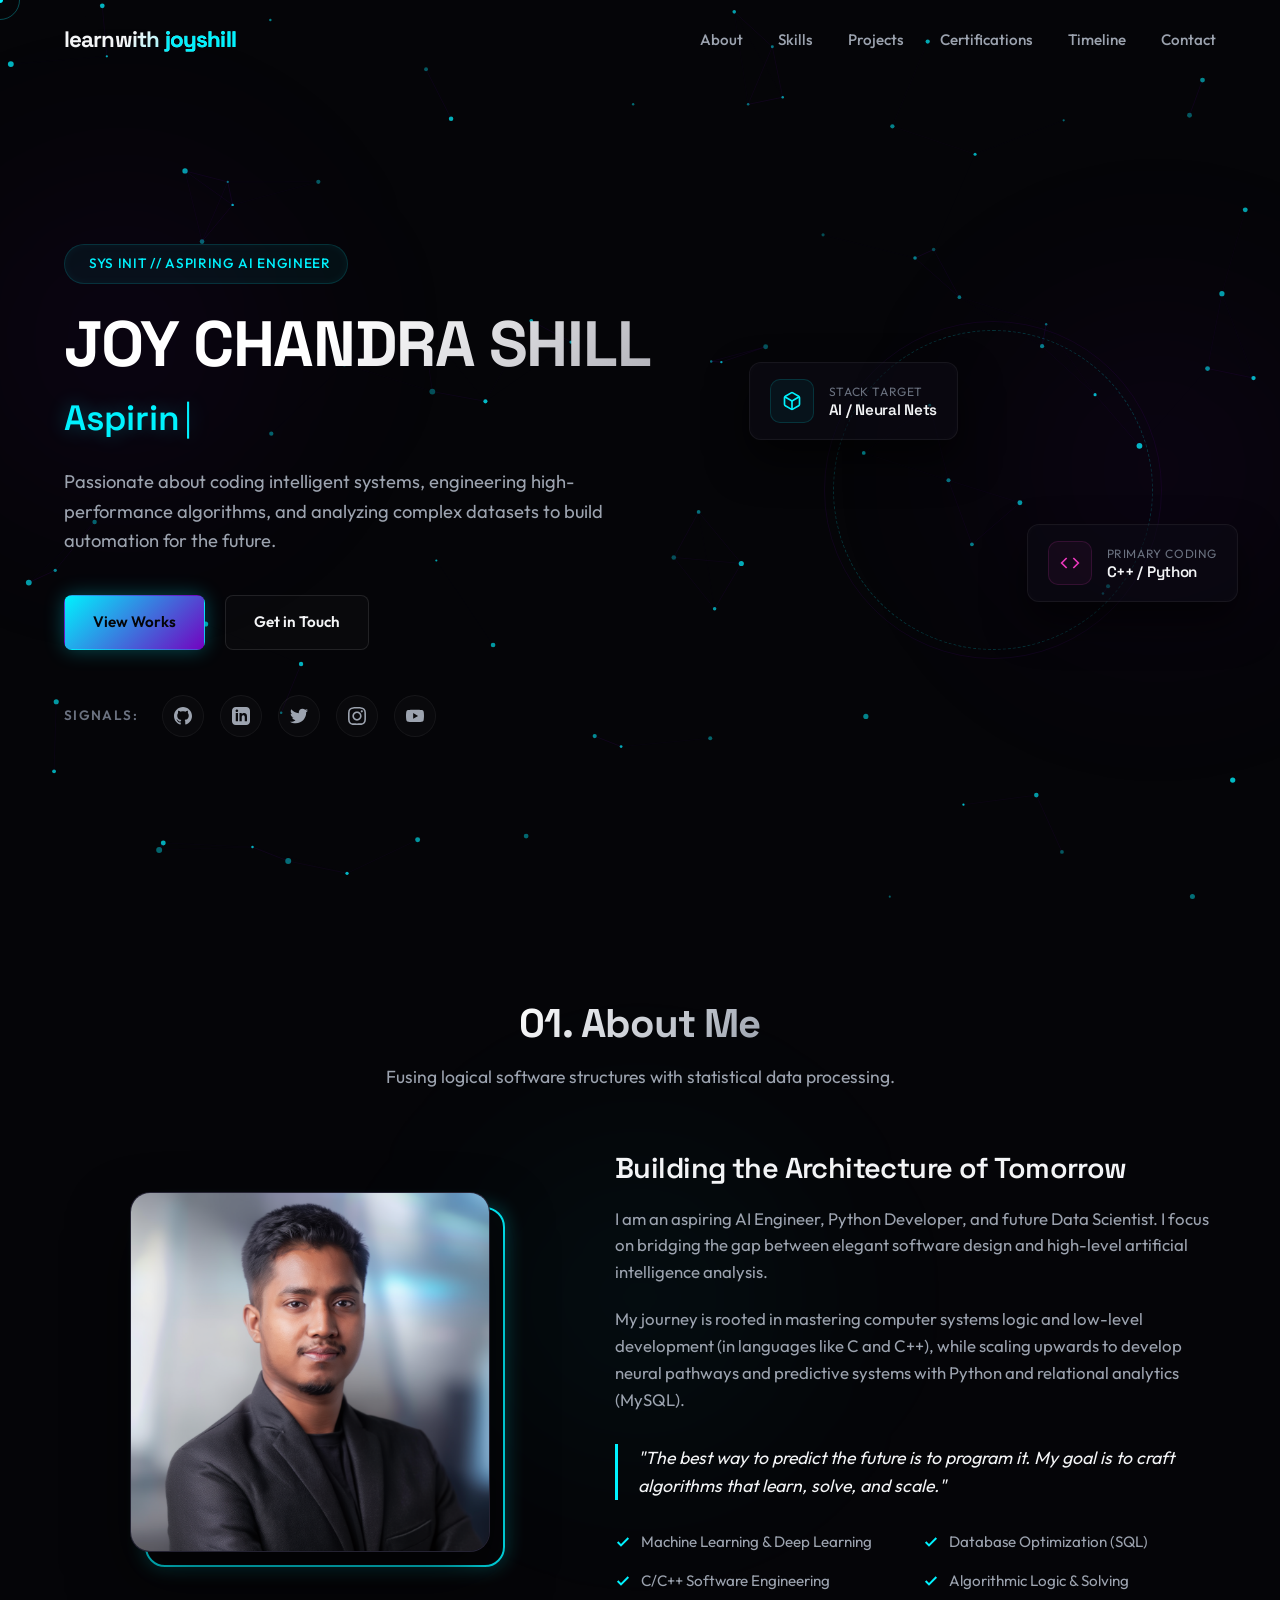
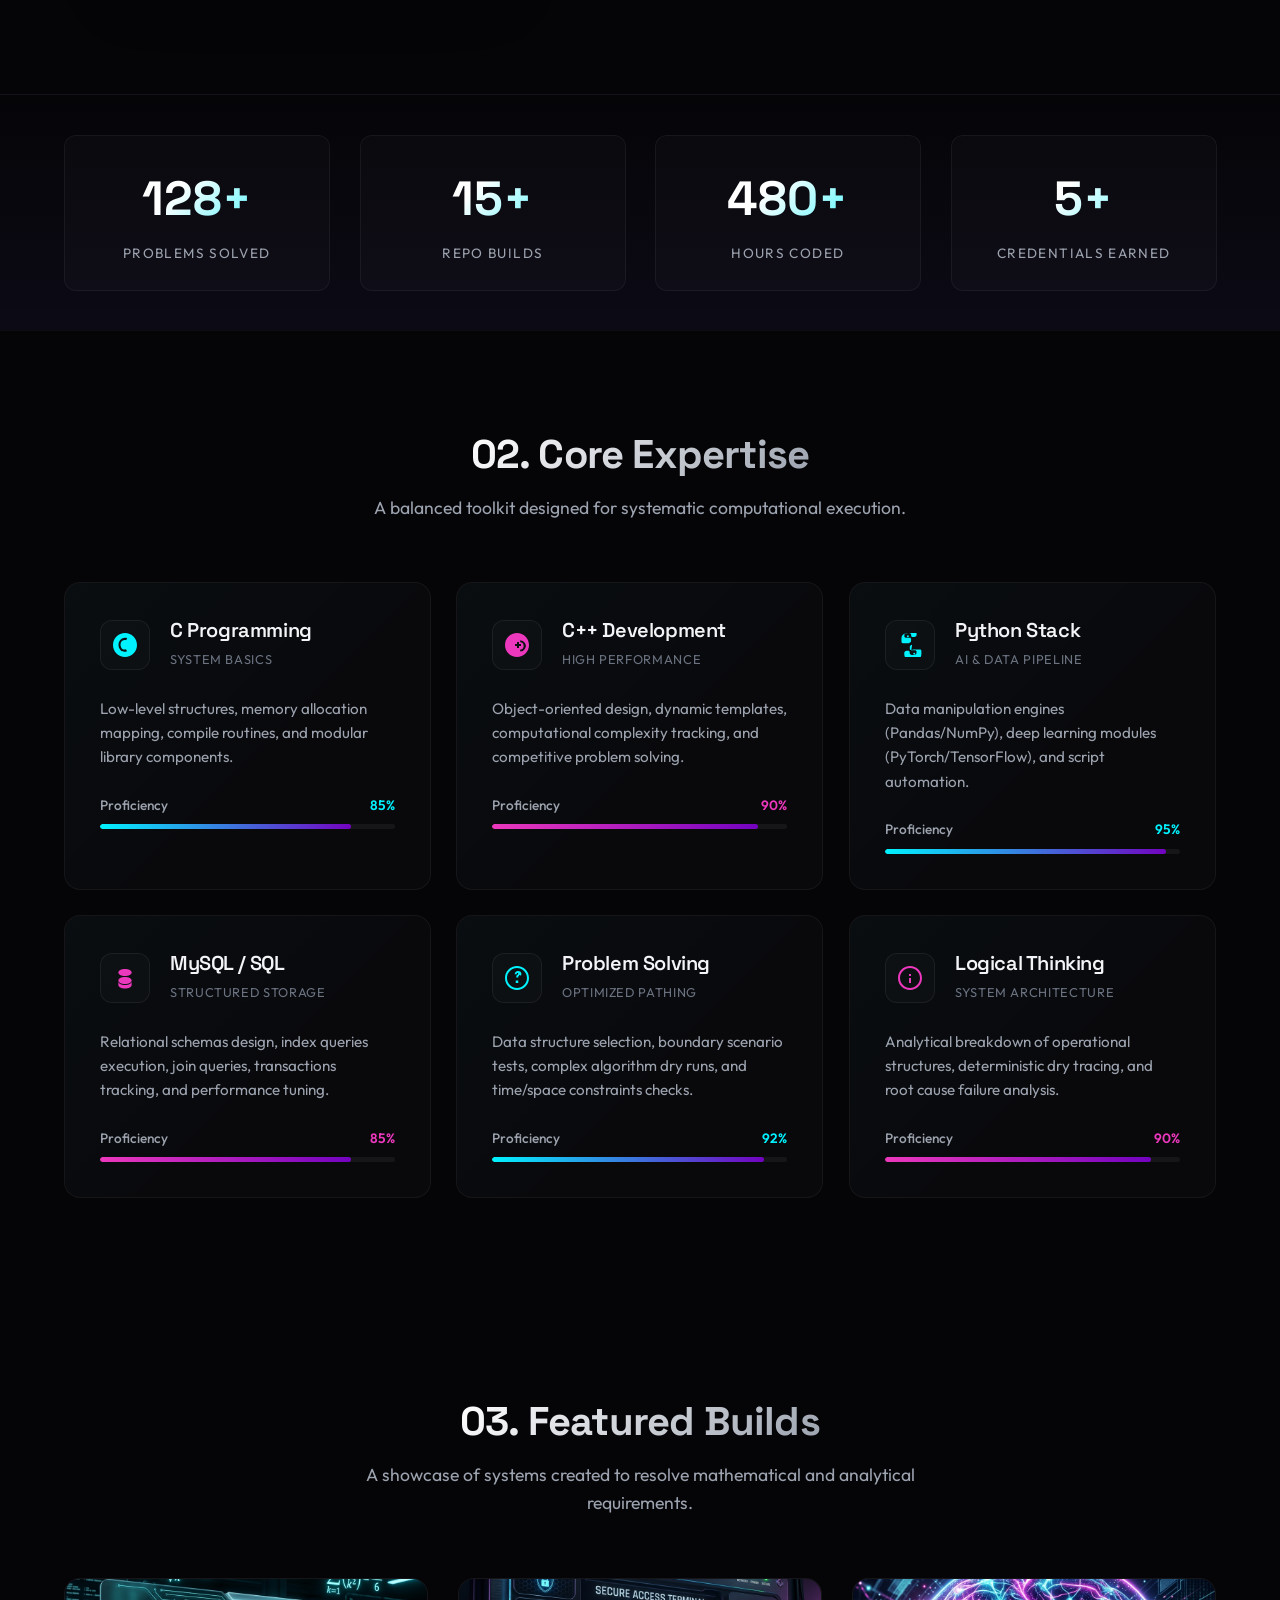
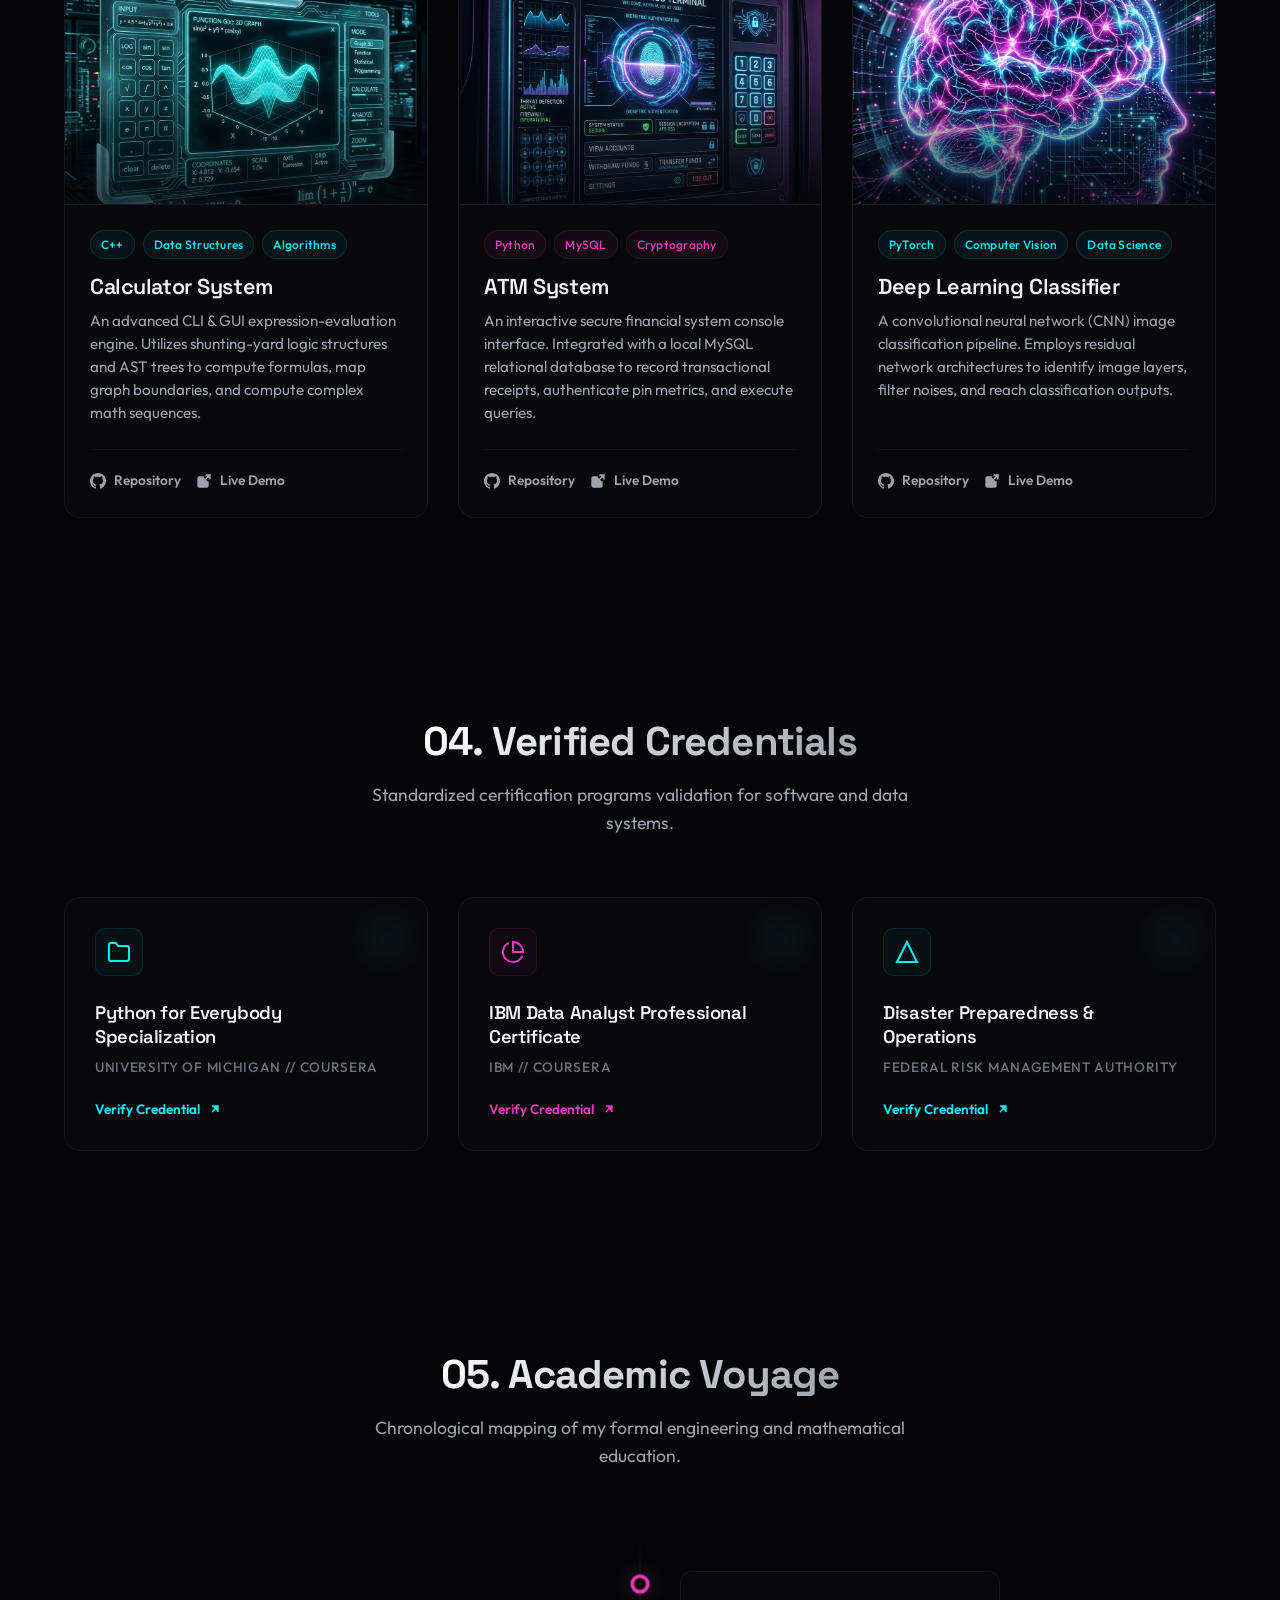
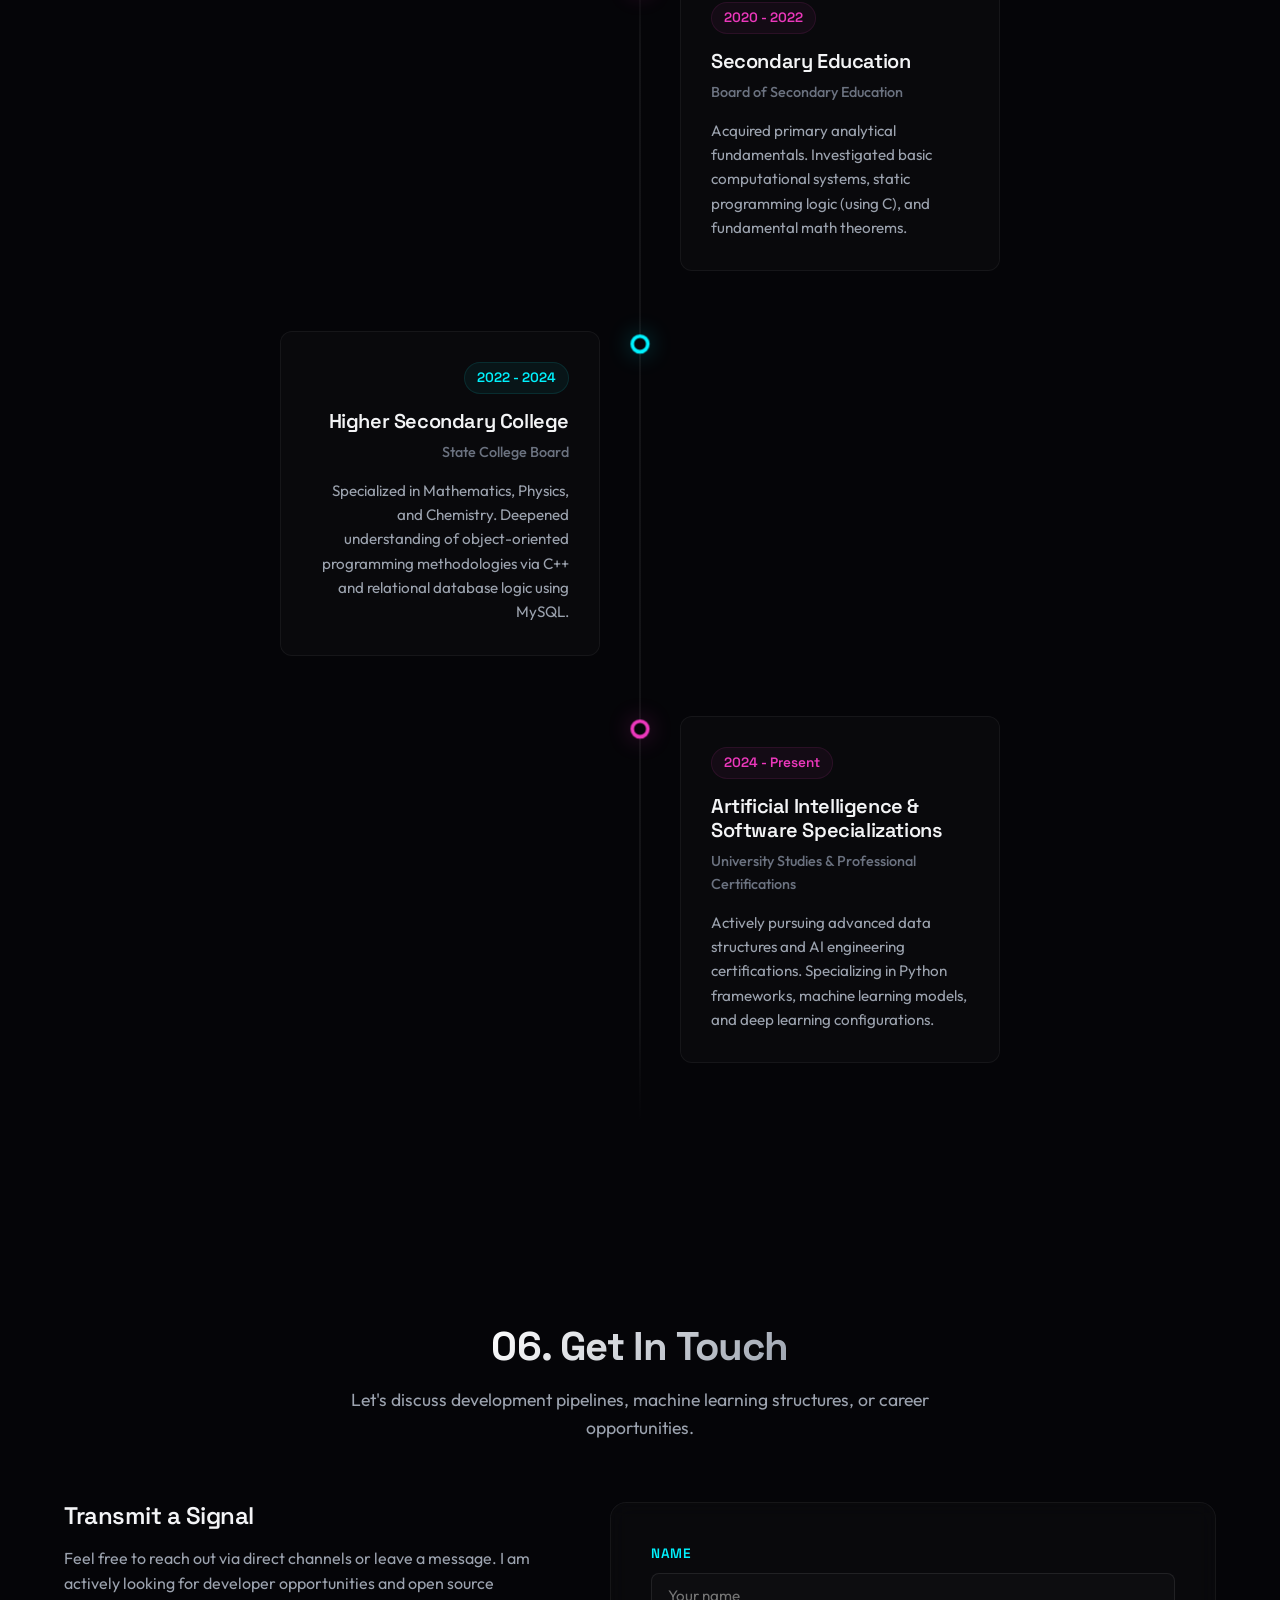
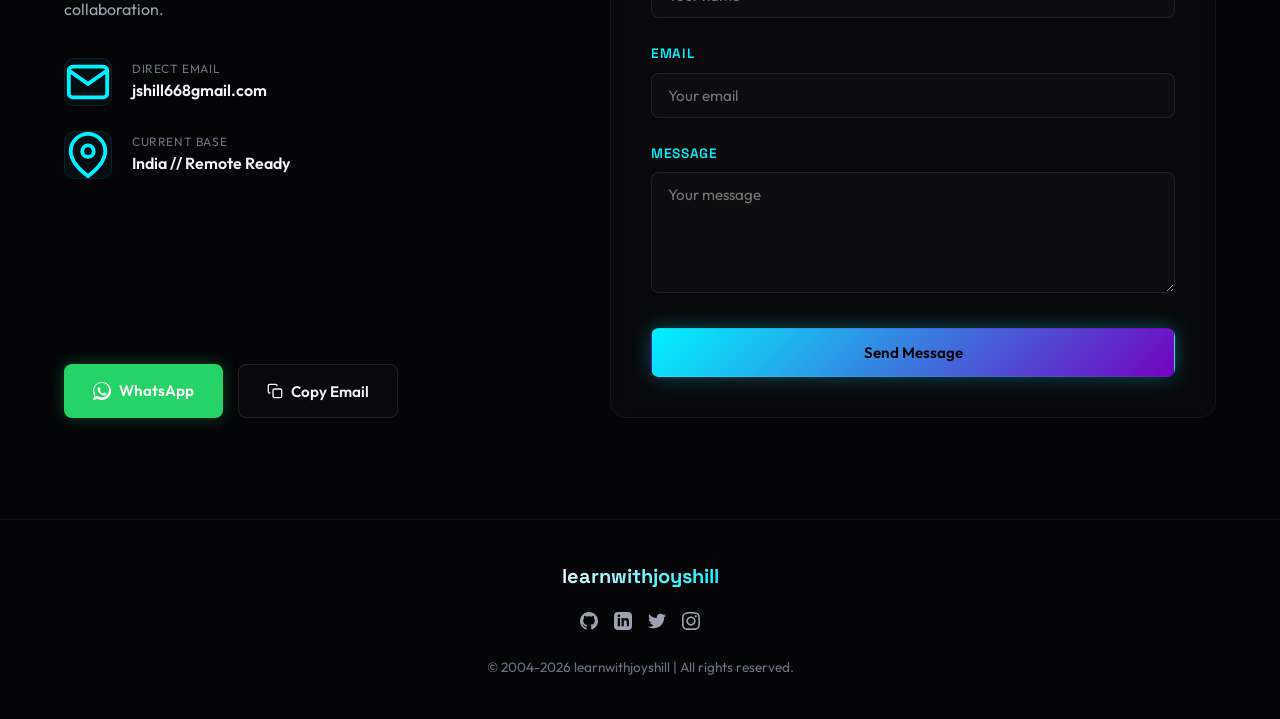
<file: index.html>
<!DOCTYPE html>
<html lang="en">

<head>
  <meta charset="UTF-8">
  <meta name="viewport" content="width=device-width, initial-scale=1.0">

  <!-- Primary SEO Metadata -->
  <title>JOY CHANDRA SHILL | AI Engineer &amp; Software Developer Portfolio</title>
  <meta name="title" content="Joy Shill | AI Engineer &amp; Software Developer Portfolio">
  <meta name="description"
    content="Portfolio of Joy Shill (learnwithjoyshill) - Aspiring AI Engineer, Python Developer, and future Data Scientist. Explore my technical projects, core skills, certifications, and academic timeline.">
  <meta name="keywords"
    content="Joy Shill, learnwithjoyshill, AI Engineer, Python Developer, Data Scientist, Portfolio, Software Developer, C++, MySQL, Deep Learning, Calculator System, ATM System">
  <meta name="author" content="Joy Shill">
  <meta name="robots" content="index, follow">

  <!-- Open Graph / Facebook -->
  <meta property="og:type" content="website">
  <meta property="og:url" content="https://github.com/learnwithjoyshill">
  <meta property="og:title" content="Joy Shill | AI Engineer &amp; Software Developer Portfolio">
  <meta property="og:description"
    content="Explore Joy Shill's projects (Calculator System, ATM System, Deep Learning), skills in C/C++/Python, and professional certifications. Built with premium cyber-neon aesthetics.">
  <meta property="og:image" content="assets/images/joy.png">
  <meta property="og:site_name" content="Joy Shill Portfolio">

  <!-- Twitter -->
  <meta property="twitter:card" content="summary_large_image">
  <meta property="twitter:url" content="https://github.com/learnwithjoyshill">
  <meta property="twitter:title" content="Joy Shill | AI Engineer &amp; Software Developer Portfolio">
  <meta property="twitter:description"
    content="Explore Joy Shill's projects (Calculator System, ATM System, Deep Learning), skills in C/C++/Python, and professional certifications. Built with premium cyber-neon aesthetics.">
  <meta property="twitter:image" content="assets/images/joy.png">

  <!-- Favicon Support -->
  <link rel="icon" type="image/png" href="assets/images/favicon.png">
  <link rel="apple-touch-icon" href="assets/images/favicon.png">

  <!-- Stylesheets -->
  <link rel="stylesheet" href="style.css">

  <!-- JSON-LD Schema Markup (SEO) -->
  <script type="application/ld+json">
  {
    "@context": "https://schema.org",
    "@type": "Person",
    "name": "Joy Shill",
    "alternateName": "learnwithjoyshill",
    "url": "https://github.com/learnwithjoyshill",
    "image": "assets/images/joy.png",
    "jobTitle": "AI Engineer & Software Developer",
    "description": "Aspiring AI Engineer, Python Developer, and future Data Scientist focused on machine learning, software architecture, and algorithmic problem solving.",
    "knowsAbout": ["Artificial Intelligence", "Deep Learning", "Data Science", "Python", "C++", "C", "MySQL", "Problem Solving"],
    "sameAs": [
      "https://github.com/learnwithjoyshill",
      "https://instagram.com/learnwithjoyshill",
      "https://linkedin.com/in/learnwithjoyshill",
      "https://twitter.com/learnwithjoys",
      "https://youtube.com/learnwithjoyshill"
    ]
  }
  </script>
</head>

<body>

  <!-- Custom Cursor Glow -->
  <div class="custom-cursor" aria-hidden="true"></div>
  <div class="custom-cursor-dot" aria-hidden="true"></div>

  <!-- Preloader Screen -->
  <div class="preloader" id="preloader" aria-live="polite">
    <div class="preloader-logo">learnwith<span>joyshill</span></div>
    <div class="preloader-bar-container">
      <div class="preloader-bar" aria-label="Loading portfolio contents"></div>
    </div>
  </div>

  <!-- Scroll Progress Indicator -->
  <div class="scroll-progress-container" aria-hidden="true">
    <div class="scroll-progress-bar"></div>
  </div>

  <!-- Fixed Navigation Header -->
  <header class="header" id="header">
    <div class="container nav-container">
      <a href="#hero" class="logo" aria-label="Joy Shill Homepage">
        learnwith<span>joyshill</span>
      </a>

      <nav class="nav-links-wrapper" aria-label="Primary Navigation">
        <ul class="nav-links">
          <li><a href="#about" class="nav-link">About</a></li>
          <li><a href="#skills" class="nav-link">Skills</a></li>
          <li><a href="#projects" class="nav-link">Projects</a></li>
          <li><a href="#certifications" class="nav-link">Certifications</a></li>
          <li><a href="#timeline" class="nav-link">Timeline</a></li>
          <li><a href="#contact" class="nav-link">Contact</a></li>
        </ul>
      </nav>

      <button class="nav-toggle" id="nav-toggle" aria-label="Toggle navigation menu" aria-expanded="false"
        aria-controls="nav-menu">
        <span></span>
        <span></span>
        <span></span>
      </button>
    </div>
  </header>

  <!-- Main Content Layout -->
  <main>

    <!-- 1. Hero Section -->
    <section class="hero" id="hero">
      <canvas id="particle-canvas" aria-hidden="true"></canvas>
      <div class="ambient-glow glow-1" aria-hidden="true"></div>
      <div class="ambient-glow glow-2" aria-hidden="true"></div>

      <div class="container hero-grid">
        <div class="hero-content reveal">
          <div class="hero-tag">
            <span class="pulse-dot"></span>SYS INIT // Aspiring AI Engineer
          </div>
          <h1 class="hero-title">JOY CHANDRA SHILL</h1>
          <div class="hero-typing" aria-live="polite">
            <span class="typed-text"></span><span class="typed-cursor" aria-hidden="true">|</span>
          </div>
          <p class="hero-desc">
            Passionate about coding intelligent systems, engineering high-performance algorithms, and analyzing complex
            datasets to build automation for the future.
          </p>
          <div class="hero-ctas">
            <a href="#projects" class="btn btn-primary" aria-label="Navigate to my project portfolio">View Works</a>
            <a href="#contact" class="btn btn-secondary" aria-label="Navigate to my contact section">Get in Touch</a>
          </div>
          <div class="hero-socials">
            <span class="social-label">Signals:</span>
            <div class="social-icons">
              <a href="https://github.com/learnwithjoyshill" target="_blank" rel="noopener noreferrer"
                class="social-icon" aria-label="GitHub Profile">
                <svg viewBox="0 0 24 24">
                  <path
                    d="M12 0c-6.626 0-12 5.373-12 12 0 5.302 3.438 9.8 8.207 11.387.599.111.793-.261.793-.577v-2.234c-3.338.726-4.033-1.416-4.033-1.416-.546-1.387-1.333-1.756-1.333-1.756-1.089-.745.083-.729.083-.729 1.205.084 1.839 1.237 1.839 1.237 1.07 1.834 2.807 1.304 3.492.997.107-.775.418-1.305.762-1.604-2.665-.305-5.467-1.334-5.467-5.931 0-1.311.469-2.381 1.236-3.221-.124-.303-.535-1.524.117-3.176 0 0 1.008-.322 3.301 1.23.957-.266 1.983-.399 3.003-.404 1.02.005 2.047.138 3.006.404 2.291-1.552 3.297-1.23 3.297-1.23.653 1.653.242 2.874.118 3.176.77.84 1.235 1.911 1.235 3.221 0 4.609-2.807 5.624-5.479 5.921.43.372.823 1.102.823 2.222v3.293c0 .319.192.694.801.576 4.765-1.589 8.199-6.086 8.199-11.386 0-6.627-5.373-12-12-12z" />
                </svg>
              </a>
              <a href="https://linkedin.com/in/learnwithjoyshill" target="_blank" rel="noopener noreferrer"
                class="social-icon" aria-label="LinkedIn Profile">
                <svg viewBox="0 0 24 24">
                  <path
                    d="M19 0h-14c-2.761 0-5 2.239-5 5v14c0 2.761 2.239 5 5 5h14c2.762 0 5-2.239 5-5v-14c0-2.761-2.238-5-5-5zm-11 19h-3v-11h3v11zm-1.5-12.268c-.966 0-1.75-.779-1.75-1.75s.784-1.75 1.75-1.75 1.75.779 1.75 1.75-.784 1.75-1.75 1.75zm13.5 12.268h-3v-5.604c0-3.368-4-3.113-4 0v5.604h-3v-11h3v1.765c1.396-2.586 7-2.777 7 2.476v6.759z" />
                </svg>
              </a>
              <a href="https://twitter.com/learnwithjoys" target="_blank" rel="noopener noreferrer" class="social-icon"
                aria-label="Twitter X Profile">
                <svg viewBox="0 0 24 24">
                  <path
                    d="M24 4.557c-.883.392-1.832.656-2.828.775 1.017-.609 1.798-1.574 2.165-2.724-.951.564-2.005.974-3.127 1.195-.897-.957-2.178-1.555-3.594-1.555-3.179 0-5.515 2.966-4.797 6.045-4.091-.205-7.719-2.165-10.148-5.144-1.29 2.213-.669 5.108 1.523 6.574-.806-.026-1.566-.247-2.229-.616-.054 2.281 1.581 4.415 3.949 4.89-.693.188-1.452.232-2.224.084.626 1.956 2.444 3.379 4.6 3.419-2.07 1.623-4.678 2.348-7.29 2.04 2.179 1.397 4.768 2.212 7.548 2.212 9.142 0 14.307-7.721 13.995-14.646.962-.695 1.797-1.562 2.457-2.549z" />
                </svg>
              </a>
              <a href="https://instagram.com/learnwithjoyshill" target="_blank" rel="noopener noreferrer"
                class="social-icon" aria-label="Instagram Profile">
                <svg viewBox="0 0 24 24">
                  <path
                    d="M12 2.163c3.204 0 3.584.012 4.85.07 3.252.148 4.771 1.691 4.919 4.919.058 1.265.069 1.645.069 4.849 0 3.205-.012 3.584-.069 4.849-.149 3.225-1.664 4.771-4.919 4.919-1.266.058-1.644.07-4.85.07-3.204 0-3.584-.012-4.849-.07-3.26-.149-4.771-1.699-4.919-4.92-.058-1.265-.07-1.644-.07-4.849 0-3.204.013-3.583.07-4.849.149-3.227 1.664-4.771 4.919-4.919 1.266-.057 1.645-.069 4.849-.069zm0-2c-3.259 0-3.667.014-4.947.072-4.358.2-6.78 2.618-6.98 6.98-.059 1.281-.073 1.689-.073 4.948 0 3.259.014 3.668.072 4.948.2 4.358 2.618 6.78 6.98 6.98 1.281.058 1.689.072 4.948.072 3.259 0 3.668-.014 4.948-.072 4.354-.2 6.782-2.618 6.979-6.98.059-1.28.073-1.689.073-4.948 0-3.259-.014-3.667-.072-4.947-.196-4.354-2.617-6.78-6.979-6.98-1.281-.059-1.69-.073-4.949-.073zm0 5.838c-3.403 0-6.162 2.759-6.162 6.162s2.759 6.163 6.162 6.163 6.162-2.759 6.162-6.163c0-3.403-2.759-6.162-6.162-6.162zm0 10.162c-2.209 0-4-1.79-4-4 0-2.209 1.791-4 4-4s4 1.791 4 4c0 2.21-1.791 4-4 4zm6.406-11.845c-.796 0-1.441.645-1.441 1.44s.645 1.44 1.441 1.44c.795 0 1.439-.645 1.439-1.44s-.644-1.44-1.439-1.44z" />
                </svg>
              </a>
              <a href="https://youtube.com/learnwithjoyshill" target="_blank" rel="noopener noreferrer"
                class="social-icon" aria-label="YouTube Channel">
                <svg viewBox="0 0 24 24">
                  <path
                    d="M23.498 6.163c-.272-1.016-1.07-1.815-2.085-2.087-1.837-.495-9.413-.495-9.413-.495s-7.577 0-9.414.495c-1.014.272-1.813 1.071-2.084 2.087-.497 1.837-.497 5.67-.497 5.67s0 3.834.497 5.671c.271 1.016 1.07 1.815 2.084 2.087 1.837.495 9.414.495 9.414.495s7.576 0 9.413-.495c1.015-.272 1.813-1.071 2.085-2.087.497-1.837.497-5.671.497-5.671s0-3.833-.497-5.67zM9.545 15.568V8.144l6.545 3.713-6.545 3.711z" />
                </svg>
              </a>
            </div>
          </div>
        </div>

        <div class="hero-visual reveal" aria-hidden="true">
          <div class="visual-globe"></div>

          <!-- Floating Dashboard Card 1 -->
          <div class="floating-card fc-1">
            <div class="fc-icon">
              <svg width="20" height="20" viewBox="0 0 24 24" fill="none" stroke="currentColor" stroke-width="2">
                <path
                  d="M21 16V8a2 2 0 0 0-1-1.73l-7-4a2 2 0 0 0-2 0l-7 4A2 2 0 0 0 3 8v8a2 2 0 0 0 1 1.73l7 4a2 2 0 0 0 2 0l7-4A2 2 0 0 0 21 16z">
                </path>
                <polyline points="3.27 6.96 12 12.01 20.73 6.96"></polyline>
                <line x1="12" y1="22.08" x2="12" y2="12"></line>
              </svg>
            </div>
            <div class="fc-info">
              <span>Stack Target</span>
              <h4>AI / Neural Nets</h4>
            </div>
          </div>

          <!-- Floating Dashboard Card 2 -->
          <div class="floating-card fc-2">
            <div class="fc-icon icon-violet">
              <svg width="20" height="20" viewBox="0 0 24 24" fill="none" stroke="currentColor" stroke-width="2">
                <polyline points="16 18 22 12 16 6"></polyline>
                <polyline points="8 6 2 12 8 18"></polyline>
              </svg>
            </div>
            <div class="fc-info">
              <span>Primary Coding</span>
              <h4>C++ / Python</h4>
            </div>
          </div>
        </div>
      </div>
    </section>

    <!-- 2. About Section -->
    <section class="section" id="about">
      <div class="ambient-glow glow-3" aria-hidden="true"></div>
      <div class="container">

        <div class="section-header reveal">
          <h2 class="section-title">01. About Me</h2>
          <p class="section-subtitle">Fusing logical software structures with statistical data processing.</p>
        </div>

        <div class="about-grid">
          <div class="about-img-wrapper reveal">
            <div class="about-img-frame">
              <img src="assets/images/joy.png"
                alt="Joy Shill - Cyberpunk themed developer avatar with glowing smart glasses" loading="lazy"
                width="360" height="360">
            </div>
          </div>

          <div class="about-info reveal">
            <h3>Building the Architecture of Tomorrow</h3>
            <p>
              I am an aspiring AI Engineer, Python Developer, and future Data Scientist. I focus on bridging the gap
              between elegant software design and high-level artificial intelligence analysis.
            </p>
            <p>
              My journey is rooted in mastering computer systems logic and low-level development (in languages like C
              and C++), while scaling upwards to develop neural pathways and predictive systems with Python and
              relational analytics (MySQL).
            </p>

            <div class="about-highlight">
              <p>"The best way to predict the future is to program it. My goal is to craft algorithms that learn, solve,
                and scale."</p>
            </div>

            <div class="about-skills-bullets">
              <div class="bullet-item">
                <span class="bullet-icon">
                  <svg width="16" height="16" viewBox="0 0 24 24" fill="none" stroke="currentColor" stroke-width="3">
                    <polyline points="20 6 9 17 4 12"></polyline>
                  </svg>
                </span>
                Machine Learning &amp; Deep Learning
              </div>
              <div class="bullet-item">
                <span class="bullet-icon">
                  <svg width="16" height="16" viewBox="0 0 24 24" fill="none" stroke="currentColor" stroke-width="3">
                    <polyline points="20 6 9 17 4 12"></polyline>
                  </svg>
                </span>
                Database Optimization (SQL)
              </div>
              <div class="bullet-item">
                <span class="bullet-icon">
                  <svg width="16" height="16" viewBox="0 0 24 24" fill="none" stroke="currentColor" stroke-width="3">
                    <polyline points="20 6 9 17 4 12"></polyline>
                  </svg>
                </span>
                C/C++ Software Engineering
              </div>
              <div class="bullet-item">
                <span class="bullet-icon">
                  <svg width="16" height="16" viewBox="0 0 24 24" fill="none" stroke="currentColor" stroke-width="3">
                    <polyline points="20 6 9 17 4 12"></polyline>
                  </svg>
                </span>
                Algorithmic Logic &amp; Solving
              </div>
            </div>
          </div>
        </div>
      </div>
    </section>

    <!-- Animated Statistics Counter Panel -->
    <section class="stats-section" aria-label="Performance Metrics">
      <div class="container stats-grid">
        <div class="stat-card reveal">
          <div class="stat-number" data-target="250" data-suffix="+">0</div>
          <p class="stat-label">Problems Solved</p>
        </div>
        <div class="stat-card reveal">
          <div class="stat-number" data-target="15" data-suffix="+">0</div>
          <p class="stat-label">Repo Builds</p>
        </div>
        <div class="stat-card reveal">
          <div class="stat-number" data-target="1000" data-suffix="+">0</div>
          <p class="stat-label">Hours Coded</p>
        </div>
        <div class="stat-card reveal">
          <div class="stat-number" data-target="5" data-suffix="+">0</div>
          <p class="stat-label">Credentials Earned</p>
        </div>
      </div>
    </section>

    <!-- 3. Skills Section -->
    <section class="section" id="skills">
      <div class="container">

        <div class="section-header reveal">
          <h2 class="section-title">02. Core Expertise</h2>
          <p class="section-subtitle">A balanced toolkit designed for systematic computational execution.</p>
        </div>

        <div class="skills-grid">

          <!-- Card 1: C -->
          <div class="skill-card reveal">
            <div class="skill-header">
              <div class="skill-icon">
                <svg viewBox="0 0 24 24">
                  <path
                    d="M12 0c-6.627 0-12 5.373-12 12s5.373 12 12 12 12-5.373 12-12-5.373-12-12-12zm-3.088 18.172c-2.454-1.391-3.412-4.102-3.412-6.172 0-2.434 1.134-5.068 3.518-6.425 1.545-.881 3.535-1.077 5.176-.328l-1.026 2.012c-1.085-.521-2.452-.379-3.447.19-1.503.856-2.186 2.585-2.186 4.316 0 1.834.809 3.654 2.213 4.451.996.565 2.227.469 3.238-.073l1.01 2.016c-1.536.877-3.629.742-5.084-.087z" />
                </svg>
              </div>
              <div class="skill-info">
                <h3>C Programming</h3>
                <span>System Basics</span>
              </div>
            </div>
            <p class="skill-desc">
              Low-level structures, memory allocation mapping, compile routines, and modular library components.
            </p>
            <div class="skill-meter-container">
              <div class="skill-meter-header">
                <span class="skill-meter-label">Proficiency</span>
                <span class="skill-meter-value">85%</span>
              </div>
              <div class="skill-meter-track">
                <div class="skill-meter-fill" data-value="85"></div>
              </div>
            </div>
          </div>

          <!-- Card 2: C++ -->
          <div class="skill-card skill-card-violet reveal">
            <div class="skill-header">
              <div class="skill-icon">
                <svg viewBox="0 0 24 24">
                  <path
                    d="M12 0c-6.627 0-12 5.373-12 12s5.373 12 12 12 12-5.373 12-12-5.373-12-12-12zm4 13h-2v2h-2v-2h-2v-2h2v-2h2v2h2v2zm5-1.002c0 2.234-1.039 4.65-3.228 5.889-.922.521-2.057.653-2.98.243l.942-1.846c.394.135.867.098 1.258-.123 1.134-.643 1.635-1.938 1.635-3.233 0-1.296-.501-2.592-1.635-3.234-.385-.219-.854-.251-1.246-.123l-.951-1.838c.951-.409 2.091-.269 3.018.257 2.189 1.24 3.229 3.655 3.229 5.889z" />
                </svg>
              </div>
              <div class="skill-info">
                <h3>C++ Development</h3>
                <span>High Performance</span>
              </div>
            </div>
            <p class="skill-desc">
              Object-oriented design, dynamic templates, computational complexity tracking, and competitive problem
              solving.
            </p>
            <div class="skill-meter-container">
              <div class="skill-meter-header">
                <span class="skill-meter-label">Proficiency</span>
                <span class="skill-meter-value">90%</span>
              </div>
              <div class="skill-meter-track">
                <div class="skill-meter-fill" data-value="90"></div>
              </div>
            </div>
          </div>

          <!-- Card 3: Python -->
          <div class="skill-card reveal">
            <div class="skill-header">
              <div class="skill-icon">
                <svg viewBox="0 0 24 24">
                  <path
                    d="M11.992 0c-2.316.008-4.473.136-5.836.837-2.607 1.341-2.678 3.567-2.678 5.751v2.179c0 .762.613 1.378 1.378 1.378h5.922c1.267 0 2.298-1.026 2.298-2.294v-1.748c0-.761-.613-1.375-1.378-1.375h-3.953c-.763 0-1.377-.615-1.377-1.377v-1.121c0-1.267 1.028-2.297 2.298-2.297h2.247c1.267 0 2.298 1.027 2.298 2.297v.51c0 .762.613 1.376 1.378 1.376h1.737c1.267 0 2.298-1.026 2.298-2.294 0-2.314-.092-4.417-2.735-5.787-1.379-.714-3.566-.836-5.897-.837zm-2.072 2.298a.952.952 0 1 1 0 1.905.952.952 0 0 1 0-1.905zm4.183 9.426c-1.267 0-2.298 1.026-2.298 2.294v1.748c0 .762.613 1.378 1.378 1.378h3.953c.763 0 1.377.614 1.377 1.376v1.122c0 1.267-1.029 2.297-2.298 2.297h-2.247c-1.268 0-2.298-1.028-2.298-2.297v-.51c0-.762-.613-1.378-1.378-1.378h-1.737c-1.267 0-2.298 1.026-2.298 2.294 0 2.314.092 4.417 2.735 5.787 1.379.714 3.567.836 5.897.837 2.316-.008 4.472-.136 5.836-.837 2.607-1.341 2.678-3.568 2.678-5.751v-2.18c0-.762-.612-1.377-1.377-1.377H15.4c-1.267 0-2.298 1.025-2.298 2.294zm2.146 7.971a.952.952 0 1 1 0 1.905.952.952 0 0 1 0-1.905z" />
                </svg>
              </div>
              <div class="skill-info">
                <h3>Python Stack</h3>
                <span>AI &amp; Data Pipeline</span>
              </div>
            </div>
            <p class="skill-desc">
              Data manipulation engines (Pandas/NumPy), deep learning modules (PyTorch/TensorFlow), and script
              automation.
            </p>
            <div class="skill-meter-container">
              <div class="skill-meter-header">
                <span class="skill-meter-label">Proficiency</span>
                <span class="skill-meter-value">95%</span>
              </div>
              <div class="skill-meter-track">
                <div class="skill-meter-fill" data-value="95"></div>
              </div>
            </div>
          </div>

          <!-- Card 4: MySQL -->
          <div class="skill-card skill-card-violet reveal">
            <div class="skill-header">
              <div class="skill-icon">
                <svg viewBox="0 0 24 24">
                  <path
                    d="M18.665 14.5c0 1.933-2.984 3.5-6.665 3.5s-6.666-1.567-6.666-3.5 2.985-3.5 6.666-3.5 6.665 1.567 6.665 3.5zm-6.665-2c2.482 0 4.5 1.119 4.5 2.5s-2.018 2.5-4.5 2.5-4.5-1.119-4.5-2.5 2.018-2.5 4.5-2.5zm6.665-6c0 1.933-2.984 3.5-6.665 3.5s-6.666-1.567-6.666-3.5 2.985-3.5 6.666-3.5 6.665 1.567 6.665 3.5zm-6.665-2c2.482 0 4.5 1.119 4.5 2.5s-2.018 2.5-4.5 2.5-4.5-1.119-4.5-2.5 2.018-2.5 4.5-2.5zm6.665 11c0 1.933-2.984 3.5-6.665 3.5s-6.666-1.567-6.666-3.5v3.5c0 1.933 2.984 3.5 6.665 3.5s6.665-1.567 6.665-3.5v-3.5z" />
                </svg>
              </div>
              <div class="skill-info">
                <h3>MySQL / SQL</h3>
                <span>Structured Storage</span>
              </div>
            </div>
            <p class="skill-desc">
              Relational schemas design, index queries execution, join queries, transactions tracking, and performance
              tuning.
            </p>
            <div class="skill-meter-container">
              <div class="skill-meter-header">
                <span class="skill-meter-label">Proficiency</span>
                <span class="skill-meter-value">85%</span>
              </div>
              <div class="skill-meter-track">
                <div class="skill-meter-fill" data-value="85"></div>
              </div>
            </div>
          </div>

          <!-- Card 5: Problem Solving -->
          <div class="skill-card reveal">
            <div class="skill-header">
              <div class="skill-icon">
                <svg viewBox="0 0 24 24">
                  <path
                    d="M12 2c5.514 0 10 4.486 10 10s-4.486 10-10 10-10-4.486-10-10 4.486-10 10-10zm0-2c-6.627 0-12 5.373-12 12s5.373 12 12 12 12-5.373 12-12-5.373-12-12-12zm1.25 17h-2.5v-2.518h2.5v2.518zm1.488-8.261c-.551.754-1.218 1.253-1.422 1.881-.077.24-.083.57-.083.921h-1.967c0-1.122.064-1.745.542-2.186.38-.352.923-.688 1.233-1.115.399-.548.199-1.24-.46-1.24-.652 0-.896.538-.942 1.3h-1.954c.059-1.894 1.403-3.3 3.39-3.3 1.895 0 3.342 1.206 3.342 2.94 0 .693-.243 1.246-.679 1.799z" />
                </svg>
              </div>
              <div class="skill-info">
                <h3>Problem Solving</h3>
                <span>Optimized Pathing</span>
              </div>
            </div>
            <p class="skill-desc">
              Data structure selection, boundary scenario tests, complex algorithm dry runs, and time/space constraints
              checks.
            </p>
            <div class="skill-meter-container">
              <div class="skill-meter-header">
                <span class="skill-meter-label">Proficiency</span>
                <span class="skill-meter-value">92%</span>
              </div>
              <div class="skill-meter-track">
                <div class="skill-meter-fill" data-value="92"></div>
              </div>
            </div>
          </div>

          <!-- Card 6: Logical Thinking -->
          <div class="skill-card skill-card-violet reveal">
            <div class="skill-header">
              <div class="skill-icon">
                <svg viewBox="0 0 24 24">
                  <path
                    d="M12 2c5.514 0 10 4.486 10 10s-4.486 10-10 10-10-4.486-10-10 4.486-10 10-10zm0-2c-6.627 0-12 5.373-12 12s5.373 12 12 12 12-5.373 12-12-5.373-12-12-12zm-1 8h2v2h-2v-2zm0 4h2v5h-2v-5z" />
                </svg>
              </div>
              <div class="skill-info">
                <h3>Logical Thinking</h3>
                <span>System Architecture</span>
              </div>
            </div>
            <p class="skill-desc">
              Analytical breakdown of operational structures, deterministic dry tracing, and root cause failure
              analysis.
            </p>
            <div class="skill-meter-container">
              <div class="skill-meter-header">
                <span class="skill-meter-label">Proficiency</span>
                <span class="skill-meter-value">90%</span>
              </div>
              <div class="skill-meter-track">
                <div class="skill-meter-fill" data-value="90"></div>
              </div>
            </div>
          </div>

        </div>
      </div>
    </section>

    <!-- 4. Projects Section -->
    <section class="section" id="projects">
      <div class="container">

        <div class="section-header reveal">
          <h2 class="section-title">03. Featured Builds</h2>
          <p class="section-subtitle">A showcase of systems created to resolve mathematical and analytical requirements.
          </p>
        </div>

        <div class="projects-grid">

          <!-- Project 1: Calculator -->
          <div class="project-card reveal">
            <div class="project-img-container">
              <div class="project-overlay"></div>
              <img src="assets/images/proj-calculator.png" alt="Graphing Scientific Calculator dashboard visual"
                class="project-img" loading="lazy" width="380" height="237">
            </div>
            <div class="project-body">
              <div class="project-tags">
                <span class="project-tag">C++</span>
                <span class="project-tag">Data Structures</span>
                <span class="project-tag">Algorithms</span>
              </div>
              <h3 class="project-title">Calculator System</h3>
              <p class="project-desc">
                An advanced CLI &amp; GUI expression-evaluation engine. Utilizes shunting-yard logic structures and AST
                trees to compute formulas, map graph boundaries, and compute complex math sequences.
              </p>
              <div class="project-links">
                <a href="https://github.com/learnwithjoyshill" target="_blank" rel="noopener noreferrer"
                  class="project-link" aria-label="GitHub Repository for Calculator System">
                  <svg viewBox="0 0 24 24">
                    <path
                      d="M12 0c-6.626 0-12 5.373-12 12 0 5.302 3.438 9.8 8.207 11.387.599.111.793-.261.793-.577v-2.234c-3.338.726-4.033-1.416-4.033-1.416-.546-1.387-1.333-1.756-1.333-1.756-1.089-.745.083-.729.083-.729 1.205.084 1.839 1.237 1.839 1.237 1.07 1.834 2.807 1.304 3.492.997.107-.775.418-1.305.762-1.604-2.665-.305-5.467-1.334-5.467-5.931 0-1.311.469-2.381 1.236-3.221-.124-.303-.535-1.524.117-3.176 0 0 1.008-.322 3.301 1.23.957-.266 1.983-.399 3.003-.404 1.02.005 2.047.138 3.006.404 2.291-1.552 3.297-1.23 3.297-1.23.653 1.653.242 2.874.118 3.176.77.84 1.235 1.911 1.235 3.221 0 4.609-2.807 5.624-5.479 5.921.43.372.823 1.102.823 2.222v3.293c0 .319.192.694.801.576 4.765-1.589 8.199-6.086 8.199-11.386 0-6.627-5.373-12-12-12z" />
                  </svg>
                  Repository
                </a>
                <a href="#" class="project-link" aria-label="Live preview of Calculator System">
                  <svg viewBox="0 0 24 24" fill="none" stroke="currentColor" stroke-width="2" stroke-linecap="round"
                    stroke-linejoin="round">
                    <path d="M18 13v6a2 2 0 0 1-2 2H5a2 2 0 0 1-2-2V8a2 2 0 0 1 2-2h6"></path>
                    <polyline points="15 3 21 3 21 9"></polyline>
                    <line x1="10" y1="14" x2="21" y2="3"></line>
                  </svg>
                  Live Demo
                </a>
              </div>
            </div>
          </div>

          <!-- Project 2: ATM -->
          <div class="project-card reveal">
            <div class="project-img-container">
              <div class="project-overlay"></div>
              <img src="assets/images/proj-atm.png" alt="Secure ATM terminal security visual" class="project-img"
                loading="lazy" width="380" height="237">
            </div>
            <div class="project-body">
              <div class="project-tags">
                <span class="project-tag">Python</span>
                <span class="project-tag">MySQL</span>
                <span class="project-tag">Cryptography</span>
              </div>
              <h3 class="project-title">ATM System</h3>
              <p class="project-desc">
                An interactive secure financial system console interface. Integrated with a local MySQL relational
                database to record transactional receipts, authenticate pin metrics, and execute queries.
              </p>
              <div class="project-links">
                <a href="https://github.com/learnwithjoyshill" target="_blank" rel="noopener noreferrer"
                  class="project-link" aria-label="GitHub Repository for ATM System">
                  <svg viewBox="0 0 24 24">
                    <path
                      d="M12 0c-6.626 0-12 5.373-12 12 0 5.302 3.438 9.8 8.207 11.387.599.111.793-.261.793-.577v-2.234c-3.338.726-4.033-1.416-4.033-1.416-.546-1.387-1.333-1.756-1.333-1.756-1.089-.745.083-.729.083-.729 1.205.084 1.839 1.237 1.839 1.237 1.07 1.834 2.807 1.304 3.492.997.107-.775.418-1.305.762-1.604-2.665-.305-5.467-1.334-5.467-5.931 0-1.311.469-2.381 1.236-3.221-.124-.303-.535-1.524.117-3.176 0 0 1.008-.322 3.301 1.23.957-.266 1.983-.399 3.003-.404 1.02.005 2.047.138 3.006.404 2.291-1.552 3.297-1.23 3.297-1.23.653 1.653.242 2.874.118 3.176.77.84 1.235 1.911 1.235 3.221 0 4.609-2.807 5.624-5.479 5.921.43.372.823 1.102.823 2.222v3.293c0 .319.192.694.801.576 4.765-1.589 8.199-6.086 8.199-11.386 0-6.627-5.373-12-12-12z" />
                  </svg>
                  Repository
                </a>
                <a href="#" class="project-link" aria-label="Live preview of ATM System">
                  <svg viewBox="0 0 24 24" fill="none" stroke="currentColor" stroke-width="2" stroke-linecap="round"
                    stroke-linejoin="round">
                    <path d="M18 13v6a2 2 0 0 1-2 2H5a2 2 0 0 1-2-2V8a2 2 0 0 1 2-2h6"></path>
                    <polyline points="15 3 21 3 21 9"></polyline>
                    <line x1="10" y1="14" x2="21" y2="3"></line>
                  </svg>
                  Live Demo
                </a>
              </div>
            </div>
          </div>

          <!-- Project 3: Deep Learning -->
          <div class="project-card reveal">
            <div class="project-img-container">
              <div class="project-overlay"></div>
              <img src="assets/images/proj-deeplearning.png"
                alt="Neural network pathway visual representing deep learning models" class="project-img" loading="lazy"
                width="380" height="237">
            </div>
            <div class="project-body">
              <div class="project-tags">
                <span class="project-tag">PyTorch</span>
                <span class="project-tag">Computer Vision</span>
                <span class="project-tag">Data Science</span>
              </div>
              <h3 class="project-title">Deep Learning Classifier</h3>
              <p class="project-desc">
                A convolutional neural network (CNN) image classification pipeline. Employs residual network
                architectures to identify image layers, filter noises, and reach classification outputs.
              </p>
              <div class="project-links">
                <a href="https://github.com/learnwithjoyshill" target="_blank" rel="noopener noreferrer"
                  class="project-link" aria-label="GitHub Repository for Deep Learning Classifier">
                  <svg viewBox="0 0 24 24">
                    <path
                      d="M12 0c-6.626 0-12 5.373-12 12 0 5.302 3.438 9.8 8.207 11.387.599.111.793-.261.793-.577v-2.234c-3.338.726-4.033-1.416-4.033-1.416-.546-1.387-1.333-1.756-1.333-1.756-1.089-.745.083-.729.083-.729 1.205.084 1.839 1.237 1.839 1.237 1.07 1.834 2.807 1.304 3.492.997.107-.775.418-1.305.762-1.604-2.665-.305-5.467-1.334-5.467-5.931 0-1.311.469-2.381 1.236-3.221-.124-.303-.535-1.524.117-3.176 0 0 1.008-.322 3.301 1.23.957-.266 1.983-.399 3.003-.404 1.02.005 2.047.138 3.006.404 2.291-1.552 3.297-1.23 3.297-1.23.653 1.653.242 2.874.118 3.176.77.84 1.235 1.911 1.235 3.221 0 4.609-2.807 5.624-5.479 5.921.43.372.823 1.102.823 2.222v3.293c0 .319.192.694.801.576 4.765-1.589 8.199-6.086 8.199-11.386 0-6.627-5.373-12-12-12z" />
                  </svg>
                  Repository
                </a>
                <a href="#" class="project-link" aria-label="Live preview of Deep Learning Classifier">
                  <svg viewBox="0 0 24 24" fill="none" stroke="currentColor" stroke-width="2" stroke-linecap="round"
                    stroke-linejoin="round">
                    <path d="M18 13v6a2 2 0 0 1-2 2H5a2 2 0 0 1-2-2V8a2 2 0 0 1 2-2h6"></path>
                    <polyline points="15 3 21 3 21 9"></polyline>
                    <line x1="10" y1="14" x2="21" y2="3"></line>
                  </svg>
                  Live Demo
                </a>
              </div>
            </div>
          </div>

        </div>
      </div>
    </section>

    <!-- 5. Certifications Section -->
    <section class="section" id="certifications">
      <div class="container">

        <div class="section-header reveal">
          <h2 class="section-title">04. Verified Credentials</h2>
          <p class="section-subtitle">Standardized certification programs validation for software and data systems.</p>
        </div>

        <div class="certs-grid">

          <!-- Cert 1: Python for Everybody -->
          <div class="cert-card reveal">
            <div class="cert-badge">
              <svg width="24" height="24" viewBox="0 0 24 24" fill="none" stroke="currentColor" stroke-width="2">
                <path d="M22 19a2 2 0 0 1-2 2H4a2 2 0 0 1-2-2V5a2 2 0 0 1 2-2h5l2 3h9a2 2 0 0 1 2 2z"></path>
              </svg>
            </div>
            <h3 class="cert-title">Python for Everybody Specialization</h3>
            <p class="cert-issuer">University of Michigan // Coursera</p>
            <a href="#" class="cert-link" aria-label="View Python for Everybody certification verification">
              Verify Credential
              <svg width="14" height="14" viewBox="0 0 24 24" fill="none" stroke="currentColor" stroke-width="2.5">
                <line x1="7" y1="17" x2="17" y2="7"></line>
                <polyline points="7 7 17 7 17 17"></polyline>
              </svg>
            </a>
          </div>

          <!-- Cert 2: IBM Data Analyst -->
          <div class="cert-card reveal">
            <div class="cert-badge">
              <svg width="24" height="24" viewBox="0 0 24 24" fill="none" stroke="currentColor" stroke-width="2">
                <path d="M21.21 15.89A10 10 0 1 1 8 2.83"></path>
                <path d="M22 12A10 10 0 0 0 12 2v10z"></path>
              </svg>
            </div>
            <h3 class="cert-title">IBM Data Analyst Professional Certificate</h3>
            <p class="cert-issuer">IBM // Coursera</p>
            <a href="#" class="cert-link" aria-label="View IBM Data Analyst Professional Certificate verification">
              Verify Credential
              <svg width="14" height="14" viewBox="0 0 24 24" fill="none" stroke="currentColor" stroke-width="2.5">
                <line x1="7" y1="17" x2="17" y2="7"></line>
                <polyline points="7 7 17 7 17 17"></polyline>
              </svg>
            </a>
          </div>

          <!-- Cert 3: Disaster Preparedness -->
          <div class="cert-card reveal">
            <div class="cert-badge">
              <svg width="24" height="24" viewBox="0 0 24 24" fill="none" stroke="currentColor" stroke-width="2">
                <polygon points="12 2 2 22 22 22"></polygon>
              </svg>
            </div>
            <h3 class="cert-title">Disaster Preparedness &amp; Operations</h3>
            <p class="cert-issuer">Federal Risk Management Authority</p>
            <a href="#" class="cert-link" aria-label="View Disaster Preparedness certification verification">
              Verify Credential
              <svg width="14" height="14" viewBox="0 0 24 24" fill="none" stroke="currentColor" stroke-width="2.5">
                <line x1="7" y1="17" x2="17" y2="7"></line>
                <polyline points="7 7 17 7 17 17"></polyline>
              </svg>
            </a>
          </div>

        </div>
      </div>
    </section>

    <!-- 6. Education Timeline Section -->
    <section class="section" id="timeline">
      <div class="container">

        <div class="section-header reveal">
          <h2 class="section-title">05. Academic Voyage</h2>
          <p class="section-subtitle">Chronological mapping of my formal engineering and mathematical education.</p>
        </div>

        <div class="timeline-container">
          <div class="timeline-line"></div>

          <!-- Timeline Item 1 -->
          <div class="timeline-item reveal">
            <div class="timeline-dot"></div>
            <div class="timeline-card">
              <span class="timeline-date">2020 - 2022</span>
              <h3 class="timeline-title">Secondary Education</h3>
              <p class="timeline-institution">Board of Secondary Education</p>
              <p class="timeline-desc">
                Acquired primary analytical fundamentals. Investigated basic computational systems, static programming
                logic (using C), and fundamental math theorems.
              </p>
            </div>
          </div>

          <!-- Timeline Item 2 -->
          <div class="timeline-item reveal">
            <div class="timeline-dot"></div>
            <div class="timeline-card">
              <span class="timeline-date">2022 - 2024</span>
              <h3 class="timeline-title">Higher Secondary College</h3>
              <p class="timeline-institution">State College Board</p>
              <p class="timeline-desc">
                Specialized in Mathematics, Physics, and Chemistry. Deepened understanding of object-oriented
                programming methodologies via C++ and relational database logic using MySQL.
              </p>
            </div>
          </div>

          <!-- Timeline Item 3 -->
          <div class="timeline-item reveal">
            <div class="timeline-dot"></div>
            <div class="timeline-card">
              <span class="timeline-date">2024 - Present</span>
              <h3 class="timeline-title">Artificial Intelligence &amp; Software Specializations</h3>
              <p class="timeline-institution">University Studies &amp; Professional Certifications</p>
              <p class="timeline-desc">
                Actively pursuing advanced data structures and AI engineering certifications. Specializing in Python
                frameworks, machine learning models, and deep learning configurations.
              </p>
            </div>
          </div>

        </div>
      </div>
    </section>

    <!-- 7. Contact Section -->
    <section class="section" id="contact">
      <div class="container">

        <div class="section-header reveal">
          <h2 class="section-title">06. Get In Touch</h2>
          <p class="section-subtitle">Let's discuss development pipelines, machine learning structures, or career
            opportunities.</p>
        </div>

        <div class="contact-grid">

          <!-- Left Panel: Info -->
          <div class="contact-info-panel reveal">
            <div>
              <h3 class="contact-subtitle">Transmit a Signal</h3>
              <p class="contact-desc">
                Feel free to reach out via direct channels or leave a message. I am actively looking for developer
                opportunities and open source collaboration.
              </p>

              <div class="contact-details">

                <div class="contact-item">
                  <div class="contact-item-icon">
                    <svg viewBox="0 0 24 24" fill="none" stroke="currentColor" stroke-width="2" stroke-linecap="round"
                      stroke-linejoin="round">
                      <path d="M4 4h16c1.1 0 2 .9 2 2v12c0 1.1-.9 2-2 2H4c-1.1 0-2-.9-2-2V6c0-1.1.9-2 2-2z"></path>
                      <polyline points="22,6 12,13 2,6"></polyline>
                    </svg>
                  </div>
                  <div class="contact-item-details">
                    <span>Direct Email</span>
                    <p>jshill668gmail.com</p>
                  </div>
                </div>

                <div class="contact-item">
                  <div class="contact-item-icon">
                    <svg viewBox="0 0 24 24" fill="none" stroke="currentColor" stroke-width="2" stroke-linecap="round"
                      stroke-linejoin="round">
                      <path d="M21 10c0 7-9 13-9 13s-9-6-9-13a9 9 0 0 1 18 0z"></path>
                      <circle cx="12" cy="10" r="3"></circle>
                    </svg>
                  </div>
                  <div class="contact-item-details">
                    <span>Current Base</span>
                    <p>India // Remote Ready</p>
                  </div>
                </div>

              </div>
            </div>

            <div class="contact-actions">
              <a href="https://wa.me/917630812204" target="_blank" rel="noopener noreferrer" class="btn btn-whatsapp"
                aria-label="Open chat on WhatsApp">
                <svg width="18" height="18" viewBox="0 0 24 24" fill="currentColor" style="margin-right: 8px;">
                  <path
                    d="M.057 24l1.687-6.163c-1.041-1.804-1.588-3.849-1.587-5.946C.06 5.348 5.397.01 12.008.01c3.202.001 6.212 1.246 8.477 3.514 2.266 2.268 3.507 5.28 3.505 8.484-.004 6.657-5.34 11.997-11.953 11.997-2.005-.001-3.973-.502-5.73-1.458L0 24zm6.59-4.846c1.6.95 3.188 1.449 4.825 1.451 5.436 0 9.86-4.42 9.863-9.864.001-2.63-1.02-5.101-2.877-6.959-1.856-1.857-4.329-2.879-6.962-2.879-5.438 0-9.862 4.418-9.865 9.862-.001 1.73.457 3.413 1.32 4.9l-.994 3.63 3.713-.974zM17.15 14.88c-.282-.141-1.67-.824-1.928-.918-.258-.094-.446-.141-.634.141-.188.281-.727.918-.891 1.103-.164.185-.328.207-.61.066-.282-.141-1.19-.439-2.267-1.4C9.983 13.007 9.4 11.758 9.213 11.476c-.188-.282-.02-.435.121-.575.127-.127.282-.328.422-.493.142-.164.188-.282.282-.47.094-.188.047-.352-.024-.493-.07-.141-.634-1.528-.868-2.09-.228-.551-.48-.475-.66-.475-.172-.008-.37-.01-.568-.01-.198 0-.52.074-.792.372-.272.297-1.04 1.016-1.04 2.479 0 1.462 1.065 2.875 1.213 3.074.149.198 2.096 3.2 5.077 4.487.709.306 1.262.489 1.694.625.712.227 1.36.195 1.871.118.571-.085 1.67-.682 1.905-1.34.235-.657.235-1.22.164-1.34-.07-.12-.258-.189-.54-.33z" />
                </svg>
                WhatsApp
              </a>

              <button class="btn btn-secondary btn-copy" id="copy-email-btn"
                aria-label="Copy email address to clipboard">
                <svg viewBox="0 0 24 24" width="16" height="16" fill="none" stroke="currentColor" stroke-width="2">
                  <rect x="9" y="9" width="13" height="13" rx="2" ry="2"></rect>
                  <path d="M5 15H4a2 2 0 0 1-2-2V4a2 2 0 0 1 2-2h9a2 2 0 0 1 2 2v1"></path>
                </svg>
                Copy Email
              </button>
            </div>
          </div>

          <!-- Right Panel: Form -->
          <div class="contact-form reveal">
            <!-- Add APIs in the # code -->
            <form action="https://form.codewithtanim.works/f/1136a7d0880d2833" method="POST">
              <label for="name">Name</label>
              <input type="text" id="name" name="name" placeholder="Your name" required />

              <label for="email">Email</label>
              <input type="email" id="email" name="email" placeholder="Your email" required />

              <label for="message">Message</label>
              <textarea id="message" name="message" rows="5" placeholder="Your message" required></textarea>

              <button type="submit">Send Message</button>
            </form>
          </div>

        </div>
      </div>
    </section>

  </main>

  <!-- Clipboard Copy Toast Notification -->
  <div class="toast" id="toast-notification" role="status" aria-live="polite">
    <span class="toast-icon">✓</span>
    <span class="toast-message">Email address copied to clipboard!</span>
  </div>

  <!-- Minimal Premium Footer -->
  <footer class="footer">
    <div class="container footer-content">
      <div class="footer-logo">learnwith<span>joyshill</span></div>
      <div class="footer-socials">
        <a href="https://github.com/learnwithjoyshill" target="_blank" rel="noopener noreferrer"
          class="footer-social-icon" aria-label="GitHub">
          <svg viewBox="0 0 24 24">
            <path
              d="M12 0c-6.626 0-12 5.373-12 12 0 5.302 3.438 9.8 8.207 11.387.599.111.793-.261.793-.577v-2.234c-3.338.726-4.033-1.416-4.033-1.416-.546-1.387-1.333-1.756-1.333-1.756-1.089-.745.083-.729.083-.729 1.205.084 1.839 1.237 1.839 1.237 1.07 1.834 2.807 1.304 3.492.997.107-.775.418-1.305.762-1.604-2.665-.305-5.467-1.334-5.467-5.931 0-1.311.469-2.381 1.236-3.221-.124-.303-.535-1.524.117-3.176 0 0 1.008-.322 3.301 1.23.957-.266 1.983-.399 3.003-.404 1.02.005 2.047.138 3.006.404 2.291-1.552 3.297-1.23 3.297-1.23.653 1.653.242 2.874.118 3.176.77.84 1.235 1.911 1.235 3.221 0 4.609-2.807 5.624-5.479 5.921.43.372.823 1.102.823 2.222v3.293c0 .319.192.694.801.576 4.765-1.589 8.199-6.086 8.199-11.386 0-6.627-5.373-12-12-12z" />
          </svg>
        </a>
        <a href="https://linkedin.com/in/learnwithjoyshill" target="_blank" rel="noopener noreferrer"
          class="footer-social-icon" aria-label="LinkedIn">
          <svg viewBox="0 0 24 24">
            <path
              d="M19 0h-14c-2.761 0-5 2.239-5 5v14c0 2.761 2.239 5 5 5h14c2.762 0 5-2.239 5-5v-14c0-2.761-2.238-5-5-5zm-11 19h-3v-11h3v11zm-1.5-12.268c-.966 0-1.75-.779-1.75-1.75s.784-1.75 1.75-1.75 1.75.779 1.75 1.75-.784 1.75-1.75 1.75zm13.5 12.268h-3v-5.604c0-3.368-4-3.113-4 0v5.604h-3v-11h3v1.765c1.396-2.586 7-2.777 7 2.476v6.759z" />
          </svg>
        </a>
        <a href="https://twitter.com/learnwithjoys" target="_blank" rel="noopener noreferrer" class="footer-social-icon"
          aria-label="Twitter X">
          <svg viewBox="0 0 24 24">
            <path
              d="M24 4.557c-.883.392-1.832.656-2.828.775 1.017-.609 1.798-1.574 2.165-2.724-.951.564-2.005.974-3.127 1.195-.897-.957-2.178-1.555-3.594-1.555-3.179 0-5.515 2.966-4.797 6.045-4.091-.205-7.719-2.165-10.148-5.144-1.29 2.213-.669 5.108 1.523 6.574-.806-.026-1.566-.247-2.229-.616-.054 2.281 1.581 4.415 3.949 4.89-.693.188-1.452.232-2.224.084.626 1.956 2.444 3.379 4.6 3.419-2.07 1.623-4.678 2.348-7.29 2.04 2.179 1.397 4.768 2.212 7.548 2.212 9.142 0 14.307-7.721 13.995-14.646.962-.695 1.797-1.562 2.457-2.549z" />
          </svg>
        </a>
        <a href="https://instagram.com/learnwithjoyshill" target="_blank" rel="noopener noreferrer"
          class="footer-social-icon" aria-label="Instagram">
          <svg viewBox="0 0 24 24">
            <path
              d="M12 2.163c3.204 0 3.584.012 4.85.07 3.252.148 4.771 1.691 4.919 4.919.058 1.265.069 1.645.069 4.849 0 3.205-.012 3.584-.069 4.849-.149 3.225-1.664 4.771-4.919 4.919-1.266.058-1.644.07-4.85.07-3.204 0-3.584-.012-4.849-.07-3.26-.149-4.771-1.699-4.919-4.92-.058-1.265-.07-1.644-.07-4.849 0-3.204.013-3.583.07-4.849.149-3.227 1.664-4.771 4.919-4.919 1.266-.057 1.645-.069 4.849-.069zm0-2c-3.259 0-3.667.014-4.947.072-4.358.2-6.78 2.618-6.98 6.98-.059 1.281-.073 1.689-.073 4.948 0 3.259.014 3.668.072 4.948.2 4.358 2.618 6.78 6.98 6.98 1.281.058 1.689.072 4.948.072 3.259 0 3.668-.014 4.948-.072 4.354-.2 6.782-2.618 6.979-6.98.059-1.28.073-1.689.073-4.948 0-3.259-.014-3.667-.072-4.947-.196-4.354-2.617-6.78-6.979-6.98-1.281-.059-1.69-.073-4.949-.073zm0 5.838c-3.403 0-6.162 2.759-6.162 6.162s2.759 6.163 6.162 6.163 6.162-2.759 6.162-6.163c0-3.403-2.759-6.162-6.162-6.162zm0 10.162c-2.209 0-4-1.79-4-4 0-2.209 1.791-4 4-4s4 1.791 4 4c0 2.21-1.791 4-4 4zm6.406-11.845c-.796 0-1.441.645-1.441 1.44s.645 1.44 1.441 1.44c.795 0 1.439-.645 1.439-1.44s-.644-1.44-1.439-1.44z" />
          </svg>
        </a>
      </div>
      <p class="footer-copy">
        &copy; 2004-2026 learnwithjoyshill | All rights reserved.
      </p>
    </div>
  </footer>

  <!-- Back to Top Button -->
  <a href="#" class="back-to-top" id="back-to-top" aria-label="Scroll back to top of page">
    <svg viewBox="0 0 24 24" fill="none" stroke="currentColor" stroke-width="2.5">
      <line x1="12" y1="19" x2="12" y2="5"></line>
      <polyline points="5 12 12 5 19 12"></polyline>
    </svg>
  </a>

  <!-- Script logic file -->
  <script src="script.js"></script>
</body>

</html>
</file>
<file: style.css>
/* 
========================================================================
   STYLE.CSS - Modern AI Engineer & Software Developer Portfolio
   Brand: learnwithjoyshill
========================================================================
*/

/* --- Google Fonts --- */
@import url('https://fonts.googleapis.com/css2?family=Outfit:wght@300;400;500;600;700&family=Space+Grotesk:wght@400;500;600;700&display=swap');

/* --- Design Tokens / Variables --- */
:root {
  --bg-primary: #050508;
  --bg-secondary: #0c0a15;
  --bg-tertiary: #121022;
  
  --accent-cyan: #00f2fe;
  --accent-violet: #7303c0;
  --accent-magenta: #ec38bc;
  
  --accent-cyan-rgb: 0, 242, 254;
  --accent-violet-rgb: 115, 3, 192;
  
  --text-primary: #f3f4f6;
  --text-secondary: #9ca3af;
  --text-muted: #6b7280;
  
  --font-heading: 'Space Grotesk', sans-serif;
  --font-body: 'Outfit', sans-serif;
  
  --card-bg: rgba(255, 255, 255, 0.02);
  --card-border: rgba(255, 255, 255, 0.05);
  --card-hover-bg: rgba(255, 255, 255, 0.04);
  --card-hover-border: rgba(0, 242, 254, 0.2);
  
  --shadow-glow-cyan: 0 0 20px rgba(0, 242, 254, 0.3);
  --shadow-glow-violet: 0 0 20px rgba(115, 3, 192, 0.3);
  --shadow-glow-magenta: 0 0 20px rgba(236, 56, 188, 0.3);
  
  --transition-smooth: all 0.4s cubic-bezier(0.16, 1, 0.3, 1);
  --transition-fast: all 0.2s ease;
  
  --header-height: 80px;
}

/* --- Base Resets & Global Styles --- */
*, *::before, *::after {
  box-sizing: border-box;
  margin: 0;
  padding: 0;
}

html {
  scroll-behavior: smooth;
  scroll-padding-top: var(--header-height);
  scrollbar-width: thin;
  scrollbar-color: var(--accent-cyan) var(--bg-primary);
}

body {
  background-color: var(--bg-primary);
  color: var(--text-primary);
  font-family: var(--font-body);
  line-height: 1.6;
  overflow-x: hidden;
  position: relative;
}

/* Custom Scrollbar */
body::-webkit-scrollbar {
  width: 8px;
}
body::-webkit-scrollbar-track {
  background: var(--bg-primary);
}
body::-webkit-scrollbar-thumb {
  background: rgba(255, 255, 255, 0.1);
  border-radius: 4px;
}
body::-webkit-scrollbar-thumb:hover {
  background: var(--accent-cyan);
  box-shadow: var(--shadow-glow-cyan);
}

a {
  color: inherit;
  text-decoration: none;
  transition: var(--transition-fast);
}

button, input, textarea {
  font-family: inherit;
  background: none;
  border: none;
  outline: none;
}

ul {
  list-style: none;
}

img {
  max-width: 100%;
  height: auto;
  display: block;
}

/* --- Typography --- */
h1, h2, h3, h4, h5, h6 {
  font-family: var(--font-heading);
  font-weight: 700;
  letter-spacing: -0.02em;
  line-height: 1.2;
}

/* --- Layout Utilities --- */
.container {
  width: 100%;
  max-width: 1200px;
  margin: 0 auto;
  padding: 0 1.5rem;
}

.section {
  padding: 100px 0;
  position: relative;
}

.section-header {
  text-align: center;
  margin-bottom: 60px;
}

.section-title {
  font-size: 2.5rem;
  margin-bottom: 15px;
  background: linear-gradient(135deg, #fff 0%, var(--text-secondary) 100%);
  -webkit-background-clip: text;
  -webkit-text-fill-color: transparent;
  display: inline-block;
  position: relative;
}

.section-subtitle {
  color: var(--text-secondary);
  font-size: 1.1rem;
  max-width: 600px;
  margin: 0 auto;
}

.glow-text {
  text-shadow: 0 0 10px rgba(0, 242, 254, 0.3);
}

.text-gradient-cyan {
  background: linear-gradient(135deg, #fff 30%, var(--accent-cyan) 100%);
  -webkit-background-clip: text;
  -webkit-text-fill-color: transparent;
}

.text-gradient-violet {
  background: linear-gradient(135deg, #fff 30%, var(--accent-violet) 100%);
  -webkit-background-clip: text;
  -webkit-text-fill-color: transparent;
}

/* --- Custom Cursor --- */
.custom-cursor {
  width: 40px;
  height: 40px;
  border: 1px solid rgba(var(--accent-cyan-rgb), 0.3);
  border-radius: 50%;
  position: fixed;
  transform: translate(-50%, -50%);
  pointer-events: none;
  z-index: 9999;
  transition: width 0.3s ease, height 0.3s ease, background-color 0.3s ease;
  mix-blend-mode: screen;
}

.custom-cursor-dot {
  width: 6px;
  height: 6px;
  background-color: var(--accent-cyan);
  border-radius: 50%;
  position: fixed;
  transform: translate(-50%, -50%);
  pointer-events: none;
  z-index: 10000;
  box-shadow: var(--shadow-glow-cyan);
}

/* Custom Cursor Hover States */
.custom-cursor.hover {
  width: 60px;
  height: 60px;
  background-color: rgba(var(--accent-cyan-rgb), 0.05);
  border-color: var(--accent-cyan);
  box-shadow: var(--shadow-glow-cyan);
}

/* Hide default cursor on desktops */
@media (pointer: fine) {
  body, a, button, select, input, textarea {
    cursor: none;
  }
}

@media (max-width: 1024px) {
  .custom-cursor, .custom-cursor-dot {
    display: none !important;
  }
}

/* --- Preloader --- */
.preloader {
  position: fixed;
  top: 0;
  left: 0;
  width: 100%;
  height: 100%;
  background-color: var(--bg-primary);
  z-index: 99999;
  display: flex;
  flex-direction: column;
  justify-content: center;
  align-items: center;
  transition: opacity 0.8s cubic-bezier(0.16, 1, 0.3, 1), visibility 0.8s cubic-bezier(0.16, 1, 0.3, 1);
}

.preloader.fade-out {
  opacity: 0;
  visibility: hidden;
}

.preloader-logo {
  font-family: var(--font-heading);
  font-size: 2rem;
  font-weight: 700;
  letter-spacing: -0.05em;
  margin-bottom: 20px;
  background: linear-gradient(135deg, var(--accent-cyan) 0%, var(--accent-violet) 100%);
  -webkit-background-clip: text;
  -webkit-text-fill-color: transparent;
  animation: logo-pulse 1.5s ease-in-out infinite alternate;
}

.preloader-bar-container {
  width: 200px;
  height: 2px;
  background-color: rgba(255, 255, 255, 0.05);
  border-radius: 2px;
  overflow: hidden;
  position: relative;
}

.preloader-bar {
  position: absolute;
  top: 0;
  left: 0;
  height: 100%;
  width: 0;
  background: linear-gradient(90deg, var(--accent-cyan), var(--accent-violet));
  box-shadow: var(--shadow-glow-cyan);
  animation: bar-load 2.5s cubic-bezier(0.16, 1, 0.3, 1) forwards;
}

@keyframes logo-pulse {
  0% { transform: scale(0.95); opacity: 0.8; filter: drop-shadow(0 0 2px rgba(0,242,254,0.2)); }
  100% { transform: scale(1.02); opacity: 1; filter: drop-shadow(0 0 15px rgba(0,242,254,0.6)); }
}

@keyframes bar-load {
  0% { width: 0%; }
  30% { width: 40%; }
  70% { width: 75%; }
  100% { width: 100%; }
}

/* --- Particle Canvas Background --- */
#particle-canvas {
  position: absolute;
  top: 0;
  left: 0;
  width: 100%;
  height: 100%;
  z-index: 0;
  pointer-events: none;
}

/* Ambient Background Glows */
.ambient-glow {
  position: absolute;
  width: 500px;
  height: 500px;
  border-radius: 50%;
  background: radial-gradient(circle, rgba(var(--accent-violet-rgb), 0.08) 0%, rgba(0, 0, 0, 0) 70%);
  z-index: 0;
  pointer-events: none;
  filter: blur(80px);
}

.glow-1 { top: 10%; left: -10%; }
.glow-2 { bottom: 20%; right: -10%; }
.glow-3 { top: 50%; left: 50%; transform: translate(-50%, -50%); background: radial-gradient(circle, rgba(var(--accent-cyan-rgb), 0.05) 0%, rgba(0, 0, 0, 0) 70%); }

/* --- Scroll Progress Bar --- */
.scroll-progress-container {
  position: fixed;
  top: 0;
  left: 0;
  width: 100%;
  height: 3px;
  z-index: 1000;
  pointer-events: none;
}

.scroll-progress-bar {
  height: 100%;
  width: 0%;
  background: linear-gradient(90deg, var(--accent-cyan), var(--accent-magenta), var(--accent-violet));
  box-shadow: 0 0 8px rgba(0, 242, 254, 0.8);
}

/* --- Header & Navbar --- */
.header {
  position: fixed;
  top: 0;
  left: 0;
  width: 100%;
  height: var(--header-height);
  display: flex;
  align-items: center;
  z-index: 99;
  transition: var(--transition-smooth);
}

.header.scrolled {
  height: 70px;
  background-color: rgba(5, 5, 8, 0.7);
  backdrop-filter: blur(15px);
  border-bottom: 1px solid rgba(255, 255, 255, 0.05);
  box-shadow: 0 10px 30px rgba(0, 0, 0, 0.5);
}

.nav-container {
  display: flex;
  justify-content: space-between;
  align-items: center;
  width: 100%;
}

.logo {
  font-family: var(--font-heading);
  font-size: 1.4rem;
  font-weight: 700;
  letter-spacing: -0.04em;
  background: linear-gradient(135deg, var(--text-primary) 40%, var(--accent-cyan) 100%);
  -webkit-background-clip: text;
  -webkit-text-fill-color: transparent;
  display: flex;
  align-items: center;
  gap: 6px;
}

.logo span {
  color: var(--accent-cyan);
  -webkit-text-fill-color: var(--accent-cyan);
}

.nav-links {
  display: flex;
  align-items: center;
  gap: 2.2rem;
}

.nav-link {
  font-size: 0.95rem;
  font-weight: 500;
  color: var(--text-secondary);
  position: relative;
  padding: 5px 0;
}

.nav-link:hover {
  color: var(--text-primary);
}

.nav-link::after {
  content: '';
  position: absolute;
  bottom: 0;
  left: 0;
  width: 100%;
  height: 2px;
  background: linear-gradient(90deg, var(--accent-cyan), var(--accent-violet));
  transform: scaleX(0);
  transform-origin: right;
  transition: transform 0.3s cubic-bezier(0.16, 1, 0.3, 1);
}

.nav-link:hover::after,
.nav-link.active::after {
  transform: scaleX(1);
  transform-origin: left;
}

.nav-link.active {
  color: var(--text-primary);
  text-shadow: 0 0 10px rgba(var(--accent-cyan-rgb), 0.2);
}

.nav-toggle {
  display: none;
  font-size: 1.5rem;
  color: var(--text-primary);
  cursor: pointer;
  z-index: 100;
}

.nav-toggle span {
  display: block;
  width: 25px;
  height: 2px;
  background-color: var(--text-primary);
  margin: 6px 0;
  transition: var(--transition-smooth);
}

/* Nav Toggle Active animation */
.nav-toggle.open span:nth-child(1) {
  transform: rotate(45deg) translate(5px, 6px);
}
.nav-toggle.open span:nth-child(2) {
  opacity: 0;
}
.nav-toggle.open span:nth-child(3) {
  transform: rotate(-45deg) translate(5px, -7px);
}

/* --- Hero Section --- */
.hero {
  height: 100vh;
  min-height: 700px;
  display: flex;
  align-items: center;
  overflow: hidden;
  position: relative;
  padding-top: var(--header-height);
}

.hero-grid {
  display: grid;
  grid-template-columns: 1.2fr 0.8fr;
  gap: 40px;
  align-items: center;
}

.hero-content {
  z-index: 2;
}

.hero-tag {
  display: inline-flex;
  align-items: center;
  gap: 8px;
  padding: 8px 16px;
  background: rgba(0, 242, 254, 0.05);
  border: 1px solid rgba(0, 242, 254, 0.15);
  border-radius: 100px;
  font-size: 0.85rem;
  font-weight: 500;
  color: var(--accent-cyan);
  text-transform: uppercase;
  letter-spacing: 0.05em;
  margin-bottom: 25px;
  box-shadow: inset 0 0 10px rgba(0, 242, 254, 0.05);
  animation: tag-glow 3s infinite alternate;
}

@keyframes tag-glow {
  0% { box-shadow: inset 0 0 5px rgba(0,242,254,0.05), 0 0 5px rgba(0,242,254,0.05); }
  100% { box-shadow: inset 0 0 15px rgba(0,242,254,0.15), 0 0 12px rgba(0,242,254,0.2); }
}

.hero-title {
  font-size: 4rem;
  font-weight: 800;
  line-height: 1.1;
  margin-bottom: 15px;
  background: linear-gradient(135deg, #ffffff 40%, #a1a1aa 100%);
  -webkit-background-clip: text;
  -webkit-text-fill-color: transparent;
}

.hero-typing {
  font-size: 2.2rem;
  font-family: var(--font-heading);
  font-weight: 600;
  color: var(--accent-cyan);
  margin-bottom: 25px;
  height: 48px; /* Prevents layouts shifts when typing */
  display: flex;
  align-items: center;
  text-shadow: var(--shadow-glow-cyan);
}

.typed-cursor {
  font-weight: 100;
  animation: blink 0.8s infinite;
  margin-left: 4px;
}

@keyframes blink {
  0%, 100% { opacity: 1; }
  50% { opacity: 0; }
}

.hero-desc {
  color: var(--text-secondary);
  font-size: 1.15rem;
  max-width: 550px;
  margin-bottom: 40px;
}

.hero-ctas {
  display: flex;
  gap: 20px;
  margin-bottom: 45px;
}

/* Magnetic Buttons base */
.btn {
  display: inline-flex;
  align-items: center;
  justify-content: center;
  padding: 14px 28px;
  border-radius: 8px;
  font-size: 0.95rem;
  font-weight: 600;
  position: relative;
  overflow: hidden;
  transition: var(--transition-smooth);
}

.btn-primary {
  background: linear-gradient(135deg, var(--accent-cyan), var(--accent-violet));
  color: var(--bg-primary);
  box-shadow: var(--shadow-glow-cyan);
  border: 1px solid transparent;
}

.btn-primary:hover {
  box-shadow: 0 0 30px rgba(0, 242, 254, 0.6);
  transform: translateY(-2px);
}

.btn-secondary {
  border: 1px solid rgba(255, 255, 255, 0.1);
  background: rgba(255, 255, 255, 0.02);
  backdrop-filter: blur(5px);
  color: var(--text-primary);
}

.btn-secondary:hover {
  border-color: var(--accent-cyan);
  background: rgba(0, 242, 254, 0.05);
  box-shadow: var(--shadow-glow-cyan);
  transform: translateY(-2px);
}

.hero-socials {
  display: flex;
  align-items: center;
  gap: 24px;
}

.social-label {
  font-size: 0.85rem;
  font-weight: 600;
  color: var(--text-muted);
  text-transform: uppercase;
  letter-spacing: 0.1em;
}

.social-icons {
  display: flex;
  gap: 16px;
}

.social-icon {
  width: 42px;
  height: 42px;
  border-radius: 50%;
  border: 1px solid rgba(255, 255, 255, 0.05);
  background: rgba(255, 255, 255, 0.02);
  display: flex;
  align-items: center;
  justify-content: center;
  color: var(--text-secondary);
  transition: var(--transition-smooth);
}

.social-icon:hover {
  color: var(--accent-cyan);
  border-color: var(--accent-cyan);
  box-shadow: var(--shadow-glow-cyan);
  background: rgba(0, 242, 254, 0.05);
  transform: translateY(-3px) scale(1.05);
}

.social-icon svg {
  width: 18px;
  height: 18px;
  fill: currentColor;
}

/* Floating Code Frame Visuals */
.hero-visual {
  position: relative;
  display: flex;
  justify-content: center;
  align-items: center;
}

.visual-globe {
  width: 320px;
  height: 320px;
  border-radius: 50%;
  border: 1px dashed rgba(0, 242, 254, 0.2);
  position: relative;
  animation: rotate-globe 40s linear infinite;
}

.visual-globe::before {
  content: '';
  position: absolute;
  top: -10px;
  left: -10px;
  right: -10px;
  bottom: -10px;
  border-radius: 50%;
  border: 1px solid rgba(115, 3, 192, 0.1);
  animation: pulse-globe 4s ease-in-out infinite alternate;
}

.floating-card {
  position: absolute;
  background: rgba(12, 10, 21, 0.6);
  backdrop-filter: blur(12px);
  border: 1px solid rgba(255, 255, 255, 0.06);
  border-radius: 12px;
  padding: 16px 20px;
  display: flex;
  align-items: center;
  gap: 15px;
  box-shadow: 0 20px 40px rgba(0, 0, 0, 0.6), inset 0 0 10px rgba(255,255,255,0.02);
  transition: var(--transition-smooth);
}

.fc-1 {
  top: 10%;
  left: -5%;
  animation: float-1 6s ease-in-out infinite;
}

.fc-2 {
  bottom: 15%;
  right: -5%;
  animation: float-2 7s ease-in-out infinite;
}

.floating-card:hover {
  border-color: var(--accent-cyan);
  box-shadow: var(--shadow-glow-cyan), 0 25px 45px rgba(0, 0, 0, 0.8);
}

.fc-icon {
  width: 44px;
  height: 44px;
  border-radius: 10px;
  background: rgba(0, 242, 254, 0.05);
  border: 1px solid rgba(0, 242, 254, 0.15);
  display: flex;
  align-items: center;
  justify-content: center;
  color: var(--accent-cyan);
  font-size: 1.25rem;
}

.fc-icon.icon-violet {
  color: var(--accent-magenta);
  background: rgba(236, 56, 188, 0.05);
  border-color: rgba(236, 56, 188, 0.15);
}

.fc-info span {
  display: block;
  font-size: 0.75rem;
  color: var(--text-muted);
  text-transform: uppercase;
  letter-spacing: 0.05em;
}

.fc-info h4 {
  font-size: 0.95rem;
  font-weight: 600;
  color: var(--text-primary);
}

@keyframes rotate-globe {
  0% { transform: rotate(0deg); }
  100% { transform: rotate(360deg); }
}

@keyframes pulse-globe {
  0% { transform: scale(0.96); opacity: 0.5; }
  100% { transform: scale(1.04); opacity: 1; }
}

@keyframes float-1 {
  0%, 100% { transform: translateY(0) rotate(0deg); }
  50% { transform: translateY(-15px) rotate(2deg); }
}

@keyframes float-2 {
  0%, 100% { transform: translateY(0) rotate(0deg); }
  50% { transform: translateY(15px) rotate(-2deg); }
}

/* --- About Section --- */
.about-grid {
  display: grid;
  grid-template-columns: 0.9fr 1.1fr;
  gap: 60px;
  align-items: center;
}

.about-img-wrapper {
  position: relative;
  width: 100%;
  max-width: 360px;
  margin: 0 auto;
}

.about-img-frame {
  position: relative;
  border-radius: 20px;
  overflow: hidden;
  background: var(--bg-tertiary);
  border: 1px solid rgba(255, 255, 255, 0.08);
  box-shadow: 0 30px 60px rgba(0, 0, 0, 0.6);
  z-index: 2;
}

.about-img-frame::before {
  content: '';
  position: absolute;
  top: 0;
  left: -100%;
  width: 50%;
  height: 100%;
  background: linear-gradient(90deg, transparent, rgba(255, 255, 255, 0.1), transparent);
  transform: skewX(-25deg);
  transition: 0.75s;
}

.about-img-frame:hover::before {
  left: 125%;
}

.about-img-wrapper::after {
  content: '';
  position: absolute;
  top: 15px;
  left: 15px;
  right: -15px;
  bottom: -15px;
  border-radius: 20px;
  border: 2px solid var(--accent-cyan);
  box-shadow: var(--shadow-glow-cyan);
  z-index: 1;
  transition: var(--transition-smooth);
}

.about-img-wrapper:hover::after {
  transform: translate(-8px, -8px);
  border-color: var(--accent-magenta);
  box-shadow: var(--shadow-glow-magenta);
}

.about-info h3 {
  font-size: 1.8rem;
  margin-bottom: 20px;
  font-weight: 600;
}

.about-info p {
  color: var(--text-secondary);
  font-size: 1.05rem;
  margin-bottom: 20px;
}

.about-highlight {
  border-left: 3px solid var(--accent-cyan);
  padding-left: 20px;
  margin: 30px 0;
}

.about-highlight p {
  font-style: italic;
  font-size: 1.1rem;
  color: var(--text-primary);
  margin-bottom: 0;
}

.about-skills-bullets {
  display: grid;
  grid-template-columns: 1fr 1fr;
  gap: 15px;
  margin-top: 30px;
}

.bullet-item {
  display: flex;
  align-items: center;
  gap: 10px;
  font-size: 0.95rem;
  color: var(--text-secondary);
}

.bullet-icon {
  color: var(--accent-cyan);
  display: flex;
  align-items: center;
}

/* --- Stats Panel --- */
.stats-section {
  padding: 40px 0;
  background: linear-gradient(180deg, var(--bg-primary) 0%, var(--bg-secondary) 100%);
  border-top: 1px solid rgba(255, 255, 255, 0.03);
  border-bottom: 1px solid rgba(255, 255, 255, 0.03);
}

.stats-grid {
  display: grid;
  grid-template-columns: repeat(4, 1fr);
  gap: 30px;
}

.stat-card {
  text-align: center;
  padding: 25px;
  background: var(--card-bg);
  border: 1px solid var(--card-border);
  border-radius: 12px;
  transition: var(--transition-smooth);
}

.stat-card:hover {
  transform: translateY(-5px);
  border-color: var(--accent-cyan);
  box-shadow: var(--shadow-glow-cyan);
}

.stat-number {
  font-family: var(--font-heading);
  font-size: 3rem;
  font-weight: 700;
  color: var(--text-primary);
  margin-bottom: 5px;
  background: linear-gradient(135deg, #ffffff 40%, var(--accent-cyan) 100%);
  -webkit-background-clip: text;
  -webkit-text-fill-color: transparent;
}

.stat-label {
  font-size: 0.85rem;
  color: var(--text-secondary);
  text-transform: uppercase;
  letter-spacing: 0.1em;
}

/* --- Skills Section --- */
.skills-grid {
  display: grid;
  grid-template-columns: repeat(3, 1fr);
  gap: 25px;
}

.skill-card {
  background: var(--card-bg);
  border: 1px solid var(--card-border);
  border-radius: 16px;
  padding: 35px;
  position: relative;
  overflow: hidden;
  transition: var(--transition-smooth);
  z-index: 1;
}

.skill-card::before {
  content: '';
  position: absolute;
  top: 0;
  left: 0;
  width: 100%;
  height: 100%;
  background: linear-gradient(135deg, rgba(var(--accent-cyan-rgb), 0.02) 0%, transparent 60%);
  z-index: -1;
}

.skill-card:hover {
  transform: translateY(-8px);
  border-color: var(--accent-cyan);
  box-shadow: var(--shadow-glow-cyan);
}

.skill-card.skill-card-violet:hover {
  border-color: var(--accent-magenta);
  box-shadow: var(--shadow-glow-magenta);
}

.skill-header {
  display: flex;
  align-items: center;
  gap: 20px;
  margin-bottom: 25px;
}

.skill-icon {
  width: 50px;
  height: 50px;
  background: rgba(255, 255, 255, 0.02);
  border: 1px solid rgba(255, 255, 255, 0.06);
  border-radius: 12px;
  display: flex;
  align-items: center;
  justify-content: center;
  color: var(--accent-cyan);
  font-size: 1.5rem;
  transition: var(--transition-smooth);
}

.skill-card.skill-card-violet .skill-icon {
  color: var(--accent-magenta);
}

.skill-card:hover .skill-icon {
  background: rgba(0, 242, 254, 0.05);
  border-color: var(--accent-cyan);
  transform: scale(1.1);
}

.skill-card.skill-card-violet:hover .skill-icon {
  background: rgba(236, 56, 188, 0.05);
  border-color: var(--accent-magenta);
}

.skill-icon svg {
  width: 24px;
  height: 24px;
  fill: currentColor;
}

.skill-info h3 {
  font-size: 1.25rem;
  font-weight: 600;
  margin-bottom: 4px;
}

.skill-info span {
  font-size: 0.8rem;
  color: var(--text-muted);
  text-transform: uppercase;
  letter-spacing: 0.05em;
}

.skill-desc {
  color: var(--text-secondary);
  font-size: 0.95rem;
  margin-bottom: 25px;
}

/* Skills Rating Meter */
.skill-meter-container {
  margin-top: 15px;
}

.skill-meter-header {
  display: flex;
  justify-content: space-between;
  font-size: 0.85rem;
  margin-bottom: 8px;
}

.skill-meter-label {
  color: var(--text-secondary);
  font-weight: 500;
}

.skill-meter-value {
  color: var(--accent-cyan);
  font-weight: 600;
}

.skill-card.skill-card-violet .skill-meter-value {
  color: var(--accent-magenta);
}

.skill-meter-track {
  height: 5px;
  background: rgba(255, 255, 255, 0.05);
  border-radius: 10px;
  overflow: hidden;
  position: relative;
}

.skill-meter-fill {
  position: absolute;
  top: 0;
  left: 0;
  height: 100%;
  width: 0; /* Dynamic loading in script.js */
  background: linear-gradient(90deg, var(--accent-cyan), var(--accent-violet));
  border-radius: 10px;
  transition: width 1.5s cubic-bezier(0.16, 1, 0.3, 1);
}

.skill-card.skill-card-violet .skill-meter-fill {
  background: linear-gradient(90deg, var(--accent-magenta), var(--accent-violet));
}

/* --- Projects Section --- */
.projects-grid {
  display: grid;
  grid-template-columns: repeat(3, 1fr);
  gap: 30px;
}

.project-card {
  background: var(--card-bg);
  border: 1px solid var(--card-border);
  border-radius: 16px;
  overflow: hidden;
  display: flex;
  flex-direction: column;
  height: 100%;
  transition: var(--transition-smooth);
}

.project-card:hover {
  transform: translateY(-10px);
  border-color: var(--accent-cyan);
  box-shadow: var(--shadow-glow-cyan);
}

.project-img-container {
  width: 100%;
  aspect-ratio: 16 / 10;
  position: relative;
  overflow: hidden;
  background: var(--bg-tertiary);
  border-bottom: 1px solid rgba(255, 255, 255, 0.03);
}

.project-img {
  width: 100%;
  height: 100%;
  object-fit: cover;
  transition: transform 0.6s cubic-bezier(0.16, 1, 0.3, 1);
}

.project-card:hover .project-img {
  transform: scale(1.08);
}

.project-overlay {
  position: absolute;
  top: 0;
  left: 0;
  width: 100%;
  height: 100%;
  background: linear-gradient(180deg, transparent 40%, rgba(5, 5, 8, 0.8) 100%);
  opacity: 0.85;
  transition: var(--transition-smooth);
}

.project-card:hover .project-overlay {
  opacity: 0.95;
}

.project-body {
  padding: 25px;
  display: flex;
  flex-direction: column;
  flex-grow: 1;
}

.project-tags {
  display: flex;
  flex-wrap: wrap;
  gap: 8px;
  margin-bottom: 15px;
}

.project-tag {
  font-size: 0.75rem;
  font-weight: 500;
  color: var(--accent-cyan);
  background: rgba(0, 242, 254, 0.05);
  border: 1px solid rgba(0, 242, 254, 0.1);
  padding: 4px 10px;
  border-radius: 100px;
  letter-spacing: 0.02em;
}

.project-card:nth-child(even) .project-tag {
  color: var(--accent-magenta);
  background: rgba(236, 56, 188, 0.05);
  border-color: rgba(236, 56, 188, 0.1);
}

.project-title {
  font-size: 1.35rem;
  font-weight: 600;
  margin-bottom: 10px;
  color: var(--text-primary);
}

.project-desc {
  font-size: 0.95rem;
  color: var(--text-secondary);
  line-height: 1.5;
  margin-bottom: 25px;
  flex-grow: 1;
}

.project-links {
  display: flex;
  gap: 15px;
  border-top: 1px solid rgba(255, 255, 255, 0.04);
  padding-top: 20px;
}

.project-link {
  display: inline-flex;
  align-items: center;
  gap: 8px;
  font-size: 0.85rem;
  font-weight: 600;
  color: var(--text-secondary);
}

.project-link:hover {
  color: var(--accent-cyan);
}

.project-card:nth-child(even) .project-link:hover {
  color: var(--accent-magenta);
}

.project-link svg {
  width: 16px;
  height: 16px;
  fill: currentColor;
}

/* --- Certifications Section --- */
.certs-grid {
  display: grid;
  grid-template-columns: repeat(3, 1fr);
  gap: 30px;
}

.cert-card {
  background: var(--card-bg);
  border: 1px solid var(--card-border);
  border-radius: 16px;
  padding: 30px;
  display: flex;
  flex-direction: column;
  height: 100%;
  position: relative;
  transition: var(--transition-smooth);
}

.cert-card::before {
  content: '';
  position: absolute;
  top: 0;
  right: 0;
  width: 80px;
  height: 80px;
  background: radial-gradient(circle, rgba(var(--accent-cyan-rgb), 0.04) 0%, transparent 70%);
  pointer-events: none;
}

.cert-card:hover {
  transform: translateY(-8px);
  border-color: var(--accent-cyan);
  box-shadow: var(--shadow-glow-cyan);
}

.cert-badge {
  width: 48px;
  height: 48px;
  border-radius: 10px;
  background: rgba(0, 242, 254, 0.04);
  border: 1px solid rgba(0, 242, 254, 0.1);
  display: flex;
  align-items: center;
  justify-content: center;
  color: var(--accent-cyan);
  font-size: 1.5rem;
  margin-bottom: 25px;
}

.cert-card:nth-child(even) .cert-badge {
  color: var(--accent-magenta);
  background: rgba(236, 56, 188, 0.04);
  border-color: rgba(236, 56, 188, 0.1);
}

.cert-title {
  font-size: 1.15rem;
  font-weight: 600;
  margin-bottom: 8px;
  line-height: 1.3;
}

.cert-issuer {
  font-size: 0.85rem;
  color: var(--text-muted);
  text-transform: uppercase;
  letter-spacing: 0.05em;
  margin-bottom: 20px;
  font-weight: 500;
}

.cert-link {
  display: inline-flex;
  align-items: center;
  gap: 8px;
  font-size: 0.85rem;
  font-weight: 600;
  color: var(--accent-cyan);
  margin-top: auto;
}

.cert-card:nth-child(even) .cert-link {
  color: var(--accent-magenta);
}

.cert-link:hover {
  text-decoration: underline;
}

.cert-link svg {
  width: 14px;
  height: 14px;
  fill: currentColor;
  transition: transform 0.25s ease;
}

.cert-link:hover svg {
  transform: translate(2px, -2px);
}

/* --- Education Timeline Section --- */
.timeline-container {
  position: relative;
  max-width: 800px;
  margin: 0 auto;
  padding: 20px 0;
}

.timeline-line {
  position: absolute;
  top: 0;
  left: 50%;
  transform: translateX(-50%);
  width: 2px;
  height: 100%;
  background: linear-gradient(to bottom, transparent, rgba(255,255,255,0.06) 10%, rgba(255,255,255,0.06) 90%, transparent);
}

.timeline-item {
  position: relative;
  width: 50%;
  padding: 20px 40px;
  margin-bottom: 20px;
}

.timeline-item:nth-child(odd) {
  left: 0;
  text-align: right;
}

.timeline-item:nth-child(even) {
  left: 50%;
  text-align: left;
}

.timeline-dot {
  position: absolute;
  top: 25px;
  width: 16px;
  height: 16px;
  border-radius: 50%;
  background: var(--bg-primary);
  border: 3px solid var(--text-muted);
  z-index: 5;
  transition: var(--transition-smooth);
}

.timeline-item:nth-child(odd) .timeline-dot {
  right: -8px;
}

.timeline-item:nth-child(even) .timeline-dot {
  left: -8px;
}

/* Timeline element when in active viewport state */
.timeline-item.active .timeline-dot {
  border-color: var(--accent-cyan);
  box-shadow: var(--shadow-glow-cyan);
  transform: scale(1.2);
}

.timeline-item:nth-child(even).active .timeline-dot {
  border-color: var(--accent-magenta);
  box-shadow: var(--shadow-glow-magenta);
}

.timeline-card {
  background: var(--card-bg);
  border: 1px solid var(--card-border);
  border-radius: 12px;
  padding: 30px;
  position: relative;
  transition: var(--transition-smooth);
}

.timeline-card:hover {
  border-color: var(--accent-cyan);
  box-shadow: var(--shadow-glow-cyan);
}

.timeline-item:nth-child(even) .timeline-card:hover {
  border-color: var(--accent-magenta);
  box-shadow: var(--shadow-glow-magenta);
}

.timeline-date {
  display: inline-block;
  font-family: var(--font-heading);
  font-size: 0.85rem;
  font-weight: 600;
  color: var(--accent-cyan);
  background: rgba(0, 242, 254, 0.05);
  border: 1px solid rgba(0, 242, 254, 0.1);
  padding: 4px 12px;
  border-radius: 100px;
  margin-bottom: 15px;
}

.timeline-item:nth-child(even) .timeline-date {
  color: var(--accent-magenta);
  background: rgba(236, 56, 188, 0.05);
  border-color: rgba(236, 56, 188, 0.1);
}

.timeline-title {
  font-size: 1.25rem;
  font-weight: 600;
  margin-bottom: 8px;
  color: var(--text-primary);
}

.timeline-institution {
  font-size: 0.9rem;
  color: var(--text-muted);
  font-weight: 500;
  margin-bottom: 15px;
}

.timeline-desc {
  font-size: 0.95rem;
  color: var(--text-secondary);
}

/* --- Contact Section --- */
.contact-grid {
  display: grid;
  grid-template-columns: 0.9fr 1.1fr;
  gap: 50px;
}

.contact-info-panel {
  display: flex;
  flex-direction: column;
  justify-content: space-between;
}

.contact-subtitle {
  font-size: 1.5rem;
  font-weight: 600;
  margin-bottom: 15px;
}

.contact-desc {
  color: var(--text-secondary);
  font-size: 1rem;
  margin-bottom: 35px;
}

.contact-details {
  display: flex;
  flex-direction: column;
  gap: 25px;
  margin-bottom: 40px;
}

.contact-item {
  display: flex;
  align-items: center;
  gap: 20px;
}

.contact-item-icon {
  width: 48px;
  height: 48px;
  border-radius: 10px;
  background: rgba(0, 242, 254, 0.04);
  border: 1px solid rgba(0, 242, 254, 0.1);
  display: flex;
  align-items: center;
  justify-content: center;
  color: var(--accent-cyan);
  font-size: 1.2rem;
}

.contact-item-details span {
  display: block;
  font-size: 0.75rem;
  color: var(--text-muted);
  text-transform: uppercase;
  letter-spacing: 0.05em;
}

.contact-item-details p {
  font-size: 1rem;
  font-weight: 600;
  color: var(--text-primary);
}

.contact-actions {
  display: flex;
  flex-wrap: wrap;
  gap: 15px;
}

.btn-whatsapp {
  background-color: #25d366;
  color: #fff;
  border: 1px solid transparent;
  box-shadow: 0 0 15px rgba(37, 211, 102, 0.3);
}

.btn-whatsapp:hover {
  background-color: #20ba5a;
  box-shadow: 0 0 25px rgba(37, 211, 102, 0.5);
  transform: translateY(-2px);
}

.btn-copy {
  display: inline-flex;
  align-items: center;
  gap: 8px;
}

/* Contact Form */
.contact-form {
  background: var(--card-bg);
  border: 1px solid var(--card-border);
  border-radius: 16px;
  padding: 40px;
  backdrop-filter: blur(10px);
  transition: var(--transition-smooth);
}

.contact-form:hover {
  border-color: var(--accent-cyan);
  box-shadow: var(--shadow-glow-cyan);
}

.contact-form form {
  display: flex;
  flex-direction: column;
}

.contact-form label {
  font-family: var(--font-heading);
  font-size: 0.85rem;
  font-weight: 600;
  text-transform: uppercase;
  letter-spacing: 0.05em;
  color: var(--accent-cyan);
  margin-bottom: 8px;
  margin-top: 15px;
}

.contact-form label:first-of-type {
  margin-top: 0;
}

.contact-form input,
.contact-form textarea {
  width: 100%;
  padding: 12px 16px;
  font-size: 0.95rem;
  color: var(--text-primary);
  background: rgba(255, 255, 255, 0.02);
  border: 1px solid rgba(255, 255, 255, 0.08);
  border-radius: 8px;
  transition: var(--transition-smooth);
  margin-bottom: 10px;
}

.contact-form input:focus,
.contact-form textarea:focus {
  border-color: var(--accent-cyan);
  background: rgba(0, 242, 254, 0.03);
  box-shadow: 0 0 10px rgba(0, 242, 254, 0.1);
  outline: none;
}

.contact-form button[type="submit"] {
  display: inline-flex;
  align-items: center;
  justify-content: center;
  padding: 14px 28px;
  border-radius: 8px;
  font-size: 0.95rem;
  font-weight: 600;
  background: linear-gradient(135deg, var(--accent-cyan), var(--accent-violet));
  color: var(--bg-primary);
  box-shadow: var(--shadow-glow-cyan);
  border: 1px solid transparent;
  cursor: pointer;
  margin-top: 25px;
  transition: var(--transition-smooth);
}

.contact-form button[type="submit"]:hover {
  box-shadow: 0 0 30px rgba(0, 242, 254, 0.6);
  transform: translateY(-2px);
}

/* --- Toast Alert Notification --- */
.toast {
  position: fixed;
  bottom: 30px;
  right: 30px;
  background: var(--bg-tertiary);
  border: 1px solid var(--accent-cyan);
  box-shadow: var(--shadow-glow-cyan);
  border-radius: 8px;
  padding: 14px 24px;
  color: var(--text-primary);
  display: flex;
  align-items: center;
  gap: 12px;
  z-index: 10000;
  transform: translateY(100px);
  opacity: 0;
  transition: transform 0.4s cubic-bezier(0.175, 0.885, 0.32, 1.275), opacity 0.4s ease;
}

.toast.show {
  transform: translateY(0);
  opacity: 1;
}

.toast-icon {
  color: var(--accent-cyan);
  font-size: 1.2rem;
}

.toast-message {
  font-size: 0.95rem;
  font-weight: 500;
}

/* --- Footer --- */
.footer {
  border-top: 1px solid rgba(255, 255, 255, 0.04);
  padding: 40px 0;
  background: var(--bg-primary);
  text-align: center;
  position: relative;
  z-index: 2;
}

.footer-content {
  display: flex;
  flex-direction: column;
  align-items: center;
  gap: 20px;
}

.footer-logo {
  font-family: var(--font-heading);
  font-size: 1.25rem;
  font-weight: 700;
  background: linear-gradient(135deg, var(--text-primary) 0%, var(--accent-cyan) 100%);
  -webkit-background-clip: text;
  -webkit-text-fill-color: transparent;
}

.footer-socials {
  display: flex;
  gap: 16px;
}

.footer-social-icon {
  color: var(--text-secondary);
  transition: var(--transition-smooth);
}

.footer-social-icon:hover {
  color: var(--accent-cyan);
  transform: translateY(-2px);
}

.footer-social-icon svg {
  width: 18px;
  height: 18px;
  fill: currentColor;
}

.footer-copy {
  font-size: 0.85rem;
  color: var(--text-muted);
}

/* --- Back to Top Button --- */
.back-to-top {
  position: fixed;
  bottom: 30px;
  left: 30px;
  width: 48px;
  height: 48px;
  border-radius: 50%;
  background: rgba(12, 10, 21, 0.8);
  backdrop-filter: blur(8px);
  border: 1px solid rgba(255, 255, 255, 0.05);
  display: flex;
  align-items: center;
  justify-content: center;
  color: var(--text-secondary);
  z-index: 98;
  opacity: 0;
  visibility: hidden;
  transform: translateY(10px);
  transition: var(--transition-smooth);
}

.back-to-top.show {
  opacity: 1;
  visibility: visible;
  transform: translateY(0);
}

.back-to-top:hover {
  color: var(--accent-cyan);
  border-color: var(--accent-cyan);
  box-shadow: var(--shadow-glow-cyan);
  transform: translateY(-3px);
}

.back-to-top svg {
  width: 18px;
  height: 18px;
  fill: currentColor;
}

/* --- Reveal animations on scroll class definitions --- */
.reveal {
  opacity: 0;
  transform: translateY(35px);
  transition: opacity 0.8s cubic-bezier(0.16, 1, 0.3, 1), transform 0.8s cubic-bezier(0.16, 1, 0.3, 1);
  will-change: transform, opacity;
}

.reveal.active {
  opacity: 1;
  transform: translateY(0);
}

/* --- Responsive Media Queries --- */

/* Tablet view styling */
@media (max-width: 1024px) {
  .hero-title {
    font-size: 3.2rem;
  }
  .hero-typing {
    font-size: 1.8rem;
    height: 40px;
  }
  .about-grid, .contact-grid {
    grid-template-columns: 1fr;
    gap: 40px;
  }
  .skills-grid, .projects-grid, .certs-grid {
    grid-template-columns: repeat(2, 1fr);
  }
  .stats-grid {
    grid-template-columns: repeat(2, 1fr);
    gap: 20px;
  }
}

/* Mobile view styling */
@media (max-width: 768px) {
  :root {
    --header-height: 70px;
  }
  
  .header {
    background-color: rgba(5, 5, 8, 0.85);
    backdrop-filter: blur(15px);
  }
  
  .nav-links {
    position: fixed;
    top: var(--header-height);
    right: -100%;
    width: 280px;
    height: calc(100vh - var(--header-height));
    background-color: var(--bg-secondary);
    border-left: 1px solid rgba(255, 255, 255, 0.05);
    flex-direction: column;
    align-items: flex-start;
    padding: 40px;
    gap: 2rem;
    transition: var(--transition-smooth);
    z-index: 99;
  }
  
  .nav-links.open {
    right: 0;
  }
  
  .nav-toggle {
    display: block;
  }
  
  .hero {
    height: auto;
    padding: 120px 0 80px 0;
  }
  
  .hero-grid {
    grid-template-columns: 1fr;
    text-align: center;
    gap: 50px;
  }
  
  .hero-title {
    font-size: 2.5rem;
  }
  
  .hero-typing {
    font-size: 1.5rem;
    justify-content: center;
    height: 35px;
  }
  
  .hero-desc {
    margin: 0 auto 30px auto;
  }
  
  .hero-ctas {
    justify-content: center;
    flex-direction: column;
    gap: 15px;
  }
  
  .hero-socials {
    flex-direction: column;
    gap: 15px;
  }
  
  .visual-globe {
    width: 250px;
    height: 250px;
  }
  
  .floating-card {
    padding: 10px 14px;
  }
  
  .fc-1 {
    left: -10px;
  }
  
  .fc-2 {
    right: -10px;
  }
  
  .section-title {
    font-size: 2rem;
  }
  
  .skills-grid, .projects-grid, .certs-grid {
    grid-template-columns: 1fr;
    gap: 20px;
  }
  
  .stats-grid {
    grid-template-columns: 1fr;
  }
  
  /* Timeline Timeline line & card adjustments for small viewports */
  .timeline-line {
    left: 20px;
  }
  
  .timeline-item {
    width: 100%;
    padding: 10px 0 10px 40px;
    text-align: left !important;
  }
  
  .timeline-item:nth-child(odd) {
    left: 0;
  }
  
  .timeline-item:nth-child(even) {
    left: 0;
  }
  
  .timeline-dot {
    left: 12px !important;
    right: auto !important;
  }
  
  .contact-form {
    padding: 30px 20px;
  }
  
  .contact-actions {
    flex-direction: column;
  }
  
  .contact-actions .btn {
    width: 100%;
  }
  
  .toast {
    left: 20px;
    right: 20px;
    bottom: 20px;
    justify-content: center;
  }
}
</file>
